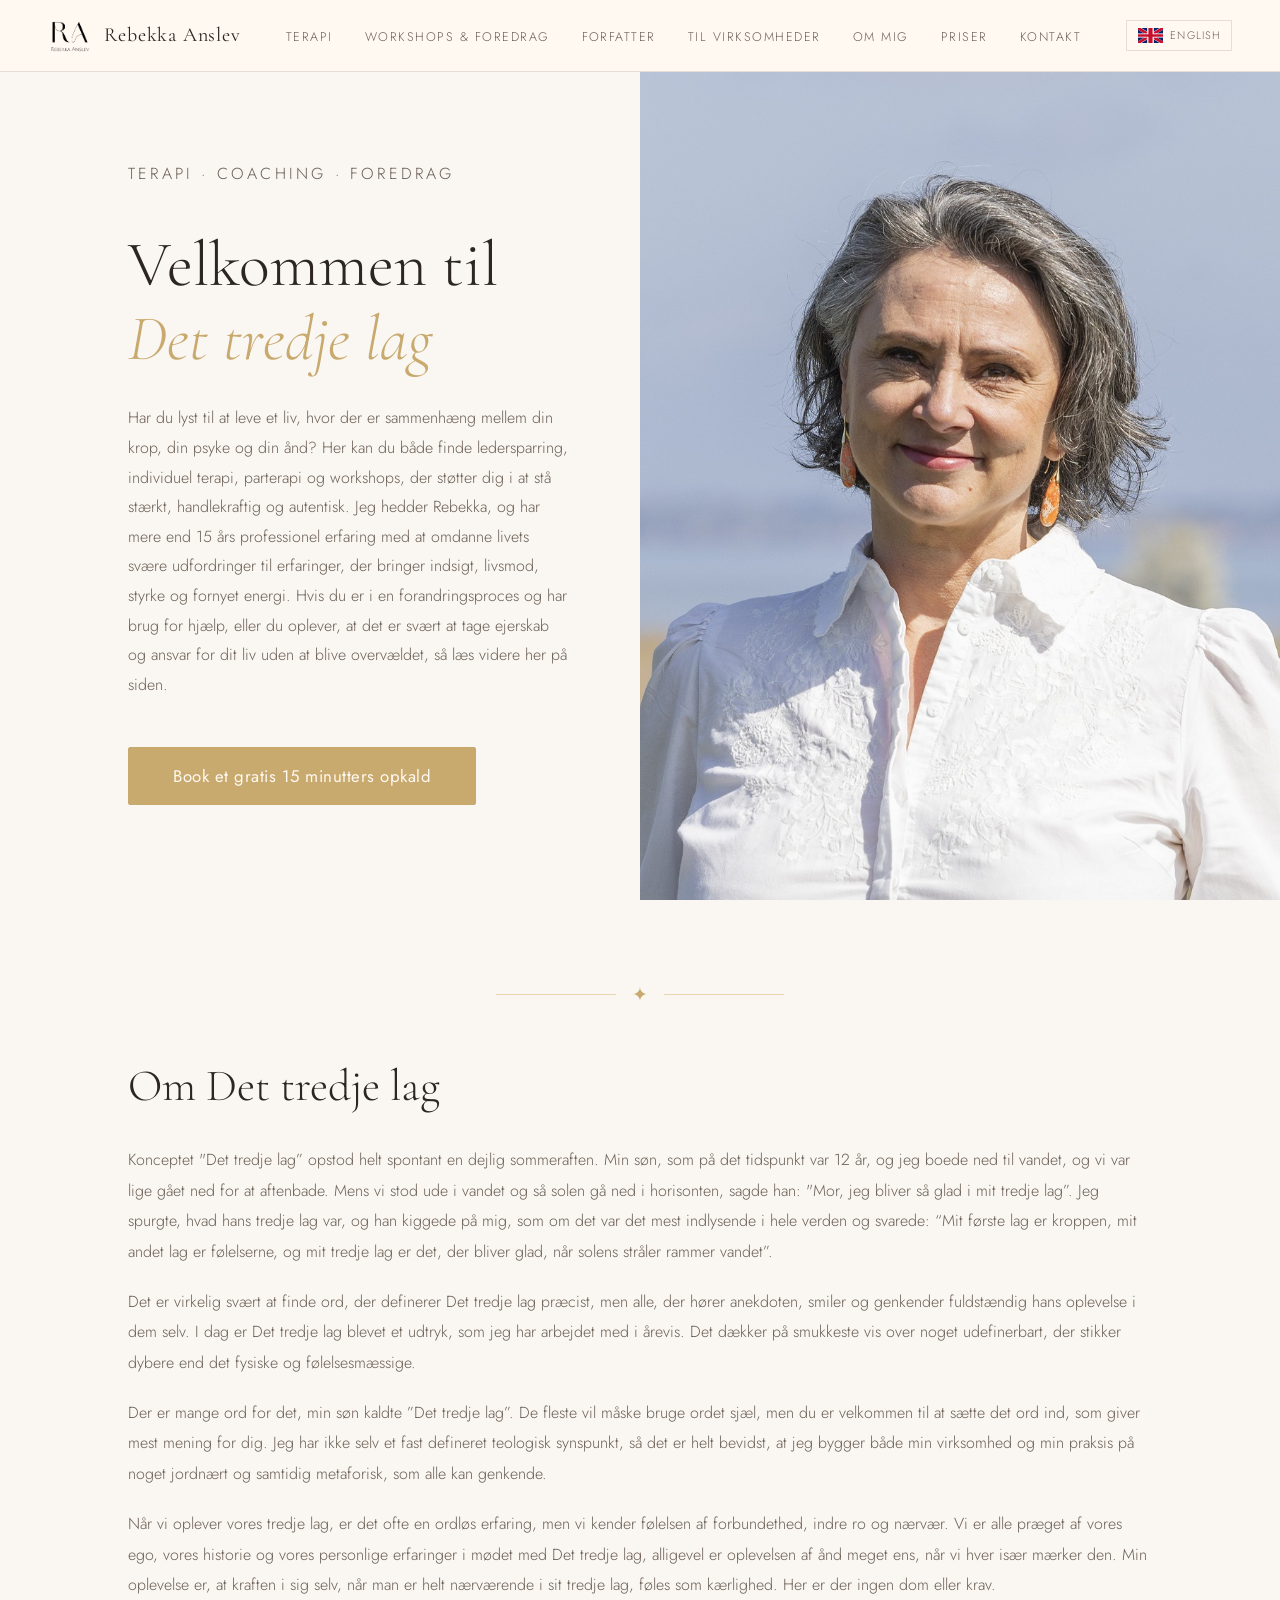
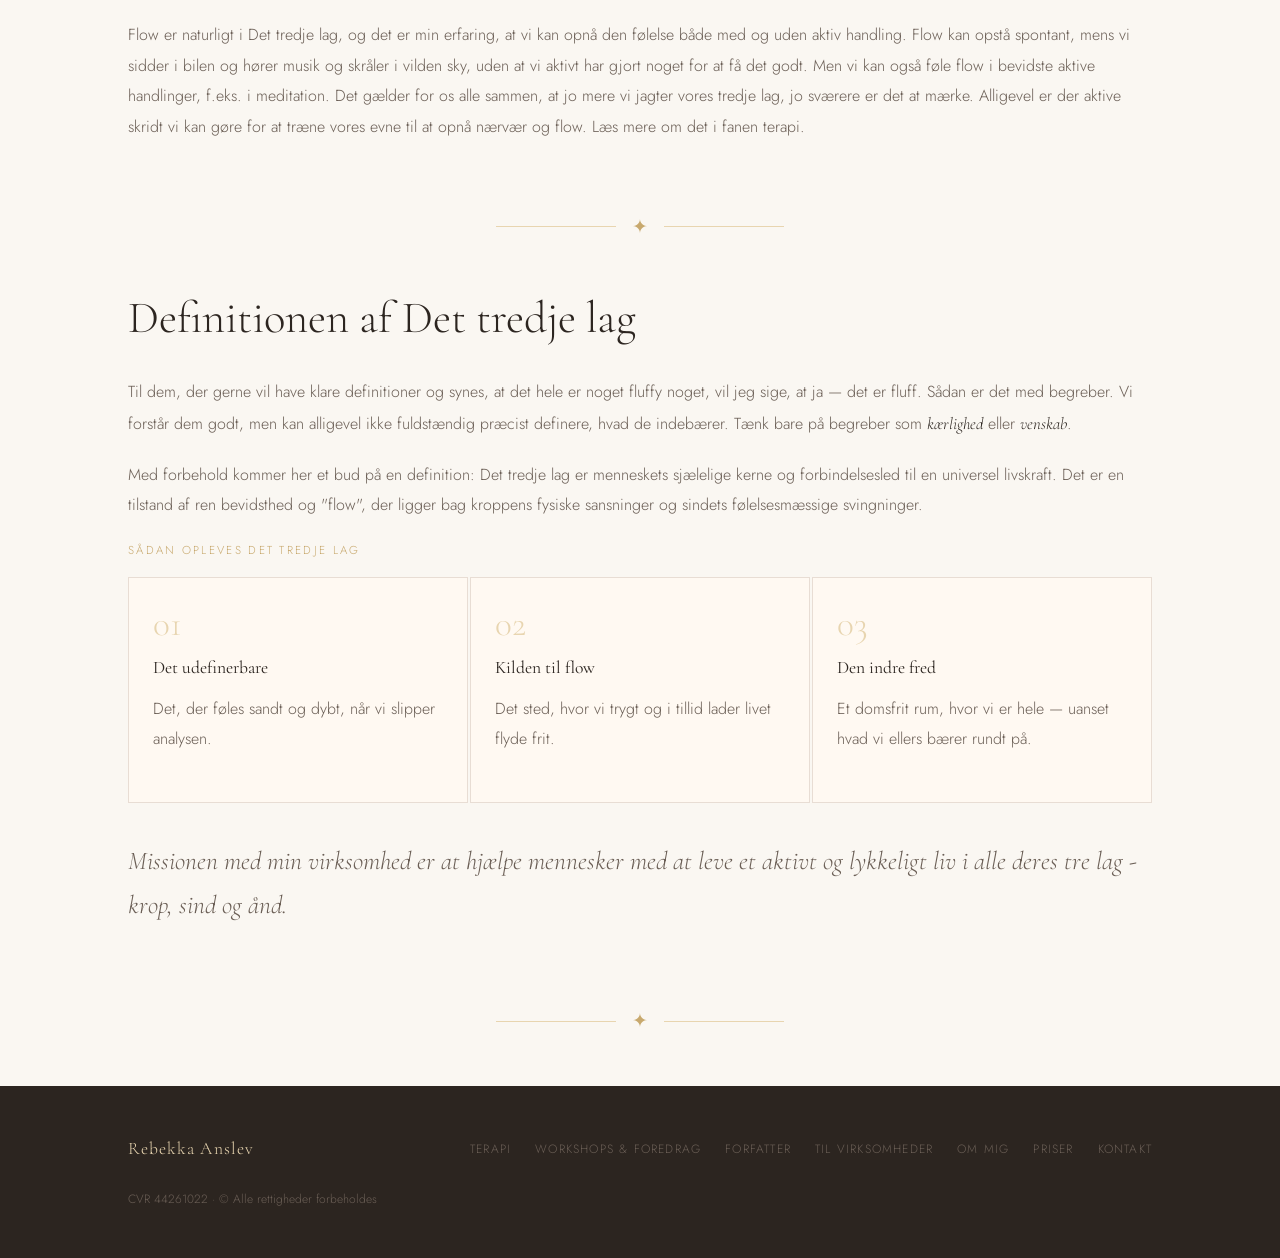
<file: index.html>
<!DOCTYPE html>
<html lang="da">

<head>
  <meta charset="UTF-8" />
  <meta name="viewport" content="width=device-width, initial-scale=1.0" />
  <title>Rebekka Anslev</title>
  <link rel="preconnect" href="https://fonts.googleapis.com">
  <link rel="preconnect" href="https://fonts.gstatic.com" crossorigin>
  <link
    href="https://fonts.googleapis.com/css2?family=Cormorant+Garamond:ital,wght@0,300;0,400;0,500;1,300;1,400&family=Jost:wght@300;400;500&display=swap"
    rel="stylesheet">
  <link rel="stylesheet" href="style.css">
  <link rel="icon" type="image/png" href="/images/logo_square.png">

</head>

<body>

  <div id="site-nav"></div>

  <!-- ── Hero ── -->
  <div class="page">
    <section class="hero">
      <div class="hero-text">
        <p class="hero-eyebrow fade-up">Terapi · Coaching · Foredrag</p>
        <h1 class="fade-up">Velkommen til<br><em>Det tredje lag</em></h1>
        <p class="fade-up">
          Har du lyst til at leve et liv, hvor der er sammenhæng mellem din krop, din psyke og din ånd? Her kan du både
          finde ledersparring, individuel terapi, parterapi og workshops, der støtter dig i at stå stærkt, handlekraftig
          og autentisk.
          Jeg hedder Rebekka, og har mere end 15 års
          professionel erfaring med at omdanne livets svære udfordringer til erfaringer, der bringer indsigt, livsmod,
          styrke og fornyet energi. Hvis du er i en forandringsproces og har brug for hjælp, eller du oplever, at det er
          svært at tage ejerskab og ansvar for dit liv uden at blive overvældet, så læs videre her på siden.
        </p>
                <!-- calendly booking button -->
        <div class="booking-cta">
          <button class="calendly-btn"
            onclick="Calendly.initPopupWidget({url: 'https://calendly.com/rebekkaanslev'});return false;">
            Book et gratis 15 minutters opkald
          </button>
        </div>
      </div>
      <div class="hero-image">
        <!-- Replace hero.jpg with your portrait photo -->
        <img src="images/hero_cropped.jpg" alt="Rebekka Anslev">
      </div>
    </section>

            <!-- Add right after </section> closing .hero -->
    <div class="booking-cta booking-cta--mobile">
      <button
        class="calendly-btn"
        onclick="Calendly.initPopupWidget({url: 'https://calendly.com/rebekkaanslev'});return false;">
        Book et gratis 15 minutters opkald
      </button>
    </div>

    <section class="tl-section">

      <div class="gold-divider"><span>✦</span></div>
      <h2>Om Det tredje lag</h2>

      <p class="fade-up">Konceptet "Det tredje lag” opstod helt spontant en dejlig sommeraften. Min søn, som på det
        tidspunkt var 12 år, og jeg boede ned til vandet, og vi var lige gået ned for at aftenbade. Mens vi stod ude i
        vandet og så solen gå ned i horisonten, sagde han: "Mor, jeg bliver så glad i mit tredje lag”. Jeg spurgte, hvad
        hans tredje lag var, og han kiggede på mig, som om det var det mest indlysende i hele verden og svarede: “Mit
        første lag er kroppen, mit andet lag er følelserne, og mit tredje lag er det, der bliver glad, når solens
        stråler rammer vandet”.</p>
      <p class="fade-up">Det er virkelig svært at finde ord, der definerer Det tredje lag præcist, men alle, der hører
        anekdoten, smiler og genkender fuldstændig hans oplevelse i dem selv. I dag er Det tredje lag blevet et udtryk,
        som jeg har arbejdet med i årevis. Det dækker på smukkeste vis over noget udefinerbart, der stikker dybere end
        det fysiske og følelsesmæssige.</p>
      <p class="fade-up">Der er mange ord for det, min søn kaldte ”Det tredje lag”. De fleste vil måske bruge ordet
        sjæl, men du er velkommen til at sætte det ord ind, som giver mest mening for dig. Jeg har ikke selv et fast
        defineret teologisk synspunkt, så det er helt bevidst, at jeg bygger både min virksomhed og min praksis på noget
        jordnært og samtidig metaforisk, som alle kan genkende.</p>
      <p class="fade-up">Når vi oplever vores tredje lag, er det ofte en ordløs erfaring, men vi kender følelsen af
        forbundethed, indre ro og nærvær. Vi er alle præget af vores ego, vores historie og vores personlige erfaringer
        i mødet med Det tredje lag, alligevel er oplevelsen af ånd meget ens, når vi hver især mærker den. Min oplevelse
        er, at kraften i sig selv, når man er helt nærværende i sit tredje lag, føles som kærlighed. Her er der ingen
        dom eller krav.</p>
      <p class="fade-up">Flow er naturligt i Det tredje lag, og det er min erfaring, at vi kan opnå den følelse både med
        og uden aktiv handling. Flow kan opstå spontant, mens vi sidder i bilen og hører musik og skråler i vilden sky,
        uden at vi aktivt har gjort noget for at få det godt. Men vi kan også føle flow i bevidste aktive handlinger,
        f.eks. i meditation. Det gælder for os alle sammen, at jo mere vi jagter vores tredje lag, jo sværere er det at
        mærke. Alligevel er der aktive skridt vi kan gøre for at træne vores evne til at opnå nærvær og flow. Læs mere
        om det i fanen terapi.</p>

      <div class="gold-divider"><span>✦</span></div>

      <h2>Definitionen af Det tredje lag</h2>

      <p class="fade-up">
        Til dem, der gerne vil have klare definitioner og synes, at det hele er noget
        fluffy noget, vil jeg sige, at ja — det er fluff. Sådan er det med begreber.
        Vi forstår dem godt, men kan alligevel ikke fuldstændig præcist definere, hvad
        de indebærer. Tænk bare på begreber som <em>kærlighed</em> eller <em>venskab</em>.
      </p>

      <p class="fade-up">
        Med forbehold kommer her et bud på en definition: Det tredje lag er menneskets
        sjælelige kerne og forbindelsesled til en universel livskraft. Det er en tilstand
        af ren bevidsthed og "flow", der ligger bag kroppens fysiske sansninger
        og sindets følelsesmæssige svingninger.
      </p>

      <span class="tl-label fade-up">Sådan opleves Det tredje lag</span>

      <div class="tl-cards">
        <div class="tl-card">
          <div class="tl-card-num">01</div>
          <div class="tl-card-title">Det udefinerbare</div>
          <p class="tl-card-body">Det, der føles sandt og dybt, når vi slipper analysen.</p>
        </div>
        <div class="tl-card">
          <div class="tl-card-num">02</div>
          <div class="tl-card-title">Kilden til flow</div>
          <p class="tl-card-body">Det sted, hvor vi trygt og i tillid lader livet flyde frit.</p>
        </div>
        <div class="tl-card">
          <div class="tl-card-num">03</div>
          <div class="tl-card-title">Den indre fred</div>
          <p class="tl-card-body">Et domsfrit rum, hvor vi er hele — uanset hvad vi ellers bærer rundt på.</p>
        </div>
      </div>

      <div class="mv-b fade-up">
        Missionen med min virksomhed er at hjælpe mennesker med at leve
        et aktivt og lykkeligt liv i alle deres tre lag - krop, sind og ånd.
      </div>
    </section>
    <div class="gold-divider"><span>✦</span></div>

  </div>
  <div id="site-footer"></div>
  <script src="nav.js"></script>
</body>

</html>
</file>
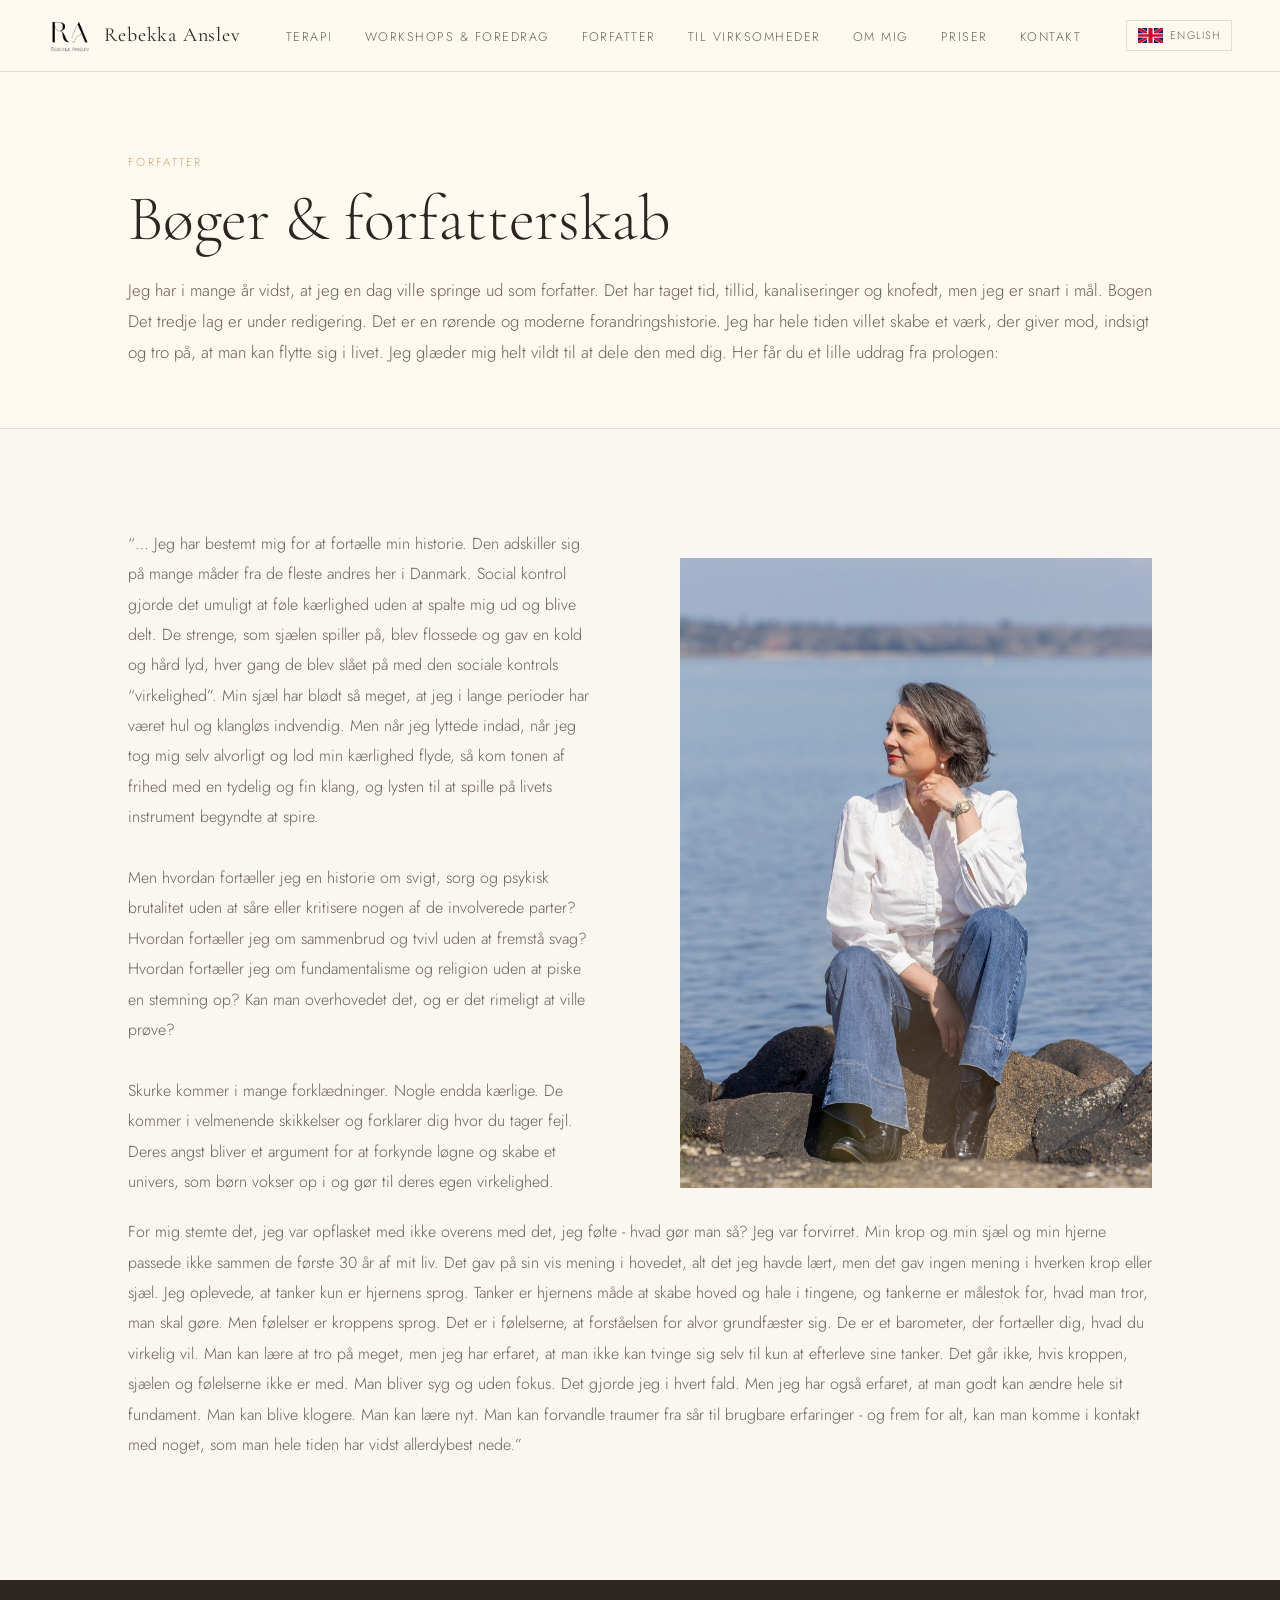
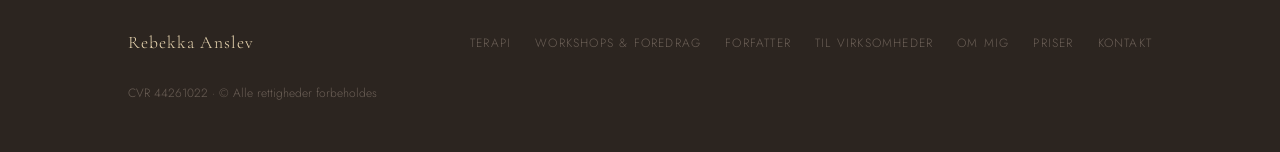
<file: forfatter.html>
<!DOCTYPE html>
<html lang="da">

<head>
  <meta charset="UTF-8" />
  <meta name="viewport" content="width=device-width, initial-scale=1.0" />
  <title>Forfatter — Rebekka Anslev</title>
  <link rel="preconnect" href="https://fonts.googleapis.com">
  <link rel="preconnect" href="https://fonts.gstatic.com" crossorigin>
  <link
    href="https://fonts.googleapis.com/css2?family=Cormorant+Garamond:ital,wght@0,300;0,400;0,500;1,300;1,400&family=Jost:wght@300;400;500&display=swap"
    rel="stylesheet">
  <link rel="stylesheet" href="../style.css">
  <link rel="icon" type="image/png" href="/images/logo_square.png">
</head>

<body>
  <div id="site-nav"></div>
  <div class="page">
    <div class="page-banner">
      <span class="section-label fade-up">Forfatter</span>
      <h1 class="fade-up">Bøger &amp; forfatterskab</h1>

      <p class="fade-up">Jeg har i mange år vidst, at jeg en dag ville springe ud som forfatter. Det har taget tid,
        tillid, kanaliseringer og knofedt, men jeg er snart i mål. Bogen Det tredje lag er under redigering. Det er en
        rørende og moderne forandringshistorie. Jeg har hele tiden villet skabe et værk, der giver mod, indsigt og tro
        på, at man kan flytte sig i livet. Jeg glæder mig helt vildt til at dele den med dig. Her får du et lille uddrag
        fra prologen:</p>
    </div>

    <section class="section">
      <div class="about-grid">
        <p class="fade-up">
          “… Jeg har bestemt mig for at fortælle min historie. Den adskiller sig på mange måder fra de fleste andres her
          i Danmark. Social kontrol gjorde det umuligt at føle kærlighed uden at spalte mig ud og blive delt. De
          strenge, som sjælen spiller på, blev flossede og gav en kold og hård lyd, hver gang de blev slået på med den
          sociale kontrols “virkelighed”. Min sjæl har blødt så meget, at jeg i lange perioder har været hul og klangløs
          indvendig. Men når jeg lyttede indad, når jeg tog mig selv alvorligt og lod min kærlighed flyde, så kom tonen
          af frihed med en tydelig og fin klang, og lysten til at spille på livets instrument begyndte at spire.
          <br><br>Men hvordan fortæller jeg en historie om svigt, sorg og psykisk brutalitet uden at såre eller
          kritisere nogen af de involverede parter? Hvordan fortæller jeg om sammenbrud og tvivl uden at fremstå svag?
          Hvordan fortæller jeg om fundamentalisme og religion uden at piske en stemning op? Kan man overhovedet det, og
          er det rimeligt at ville prøve?
          <br><br>Skurke kommer i mange forklædninger. Nogle endda kærlige. De kommer i velmenende skikkelser og
          forklarer dig hvor du tager fejl. Deres angst bliver et argument for at forkynde løgne og skabe et univers,
          som børn vokser op i og gør til deres egen virkelighed.

        </p>
        <div class="about-image fade-up">
          <!-- Replace terapi.jpg with a relevant image -->
          <img src="../images/portrait.jpg" alt="Rebekka Anslev">
        </div>
      </div>
      <p class="fade-up">For mig stemte det, jeg var opflasket med ikke overens med det, jeg følte - hvad gør man så?
        Jeg var
        forvirret. Min krop og min sjæl og min hjerne passede ikke sammen de første 30 år af mit liv. Det gav på sin
        vis mening i hovedet, alt det jeg havde lært, men det gav ingen mening i hverken krop eller sjæl. Jeg
        oplevede, at tanker kun er hjernens sprog. Tanker er hjernens måde at skabe hoved og hale i tingene, og
        tankerne er målestok for, hvad man tror, man skal gøre. Men følelser er kroppens sprog. Det er i følelserne,
        at forståelsen for alvor grundfæster sig. De er et barometer, der fortæller dig, hvad du virkelig vil. Man kan
        lære at tro på meget, men jeg har erfaret, at man ikke kan tvinge sig selv til kun at efterleve sine tanker.
        Det går ikke, hvis kroppen, sjælen og følelserne ikke er med. Man bliver syg og uden fokus. Det gjorde jeg i
        hvert fald. Men jeg har også erfaret, at man godt kan ændre hele sit fundament. Man kan blive klogere. Man kan
        lære nyt. Man kan forvandle traumer fra sår til brugbare erfaringer - og frem for alt, kan man komme i kontakt
        med noget, som man hele tiden har vidst allerdybest nede.”</p>
    </section>
  </div>
  <div id="site-footer"></div>
  <script src="../nav.js"></script>
</body>

</html>
</file>
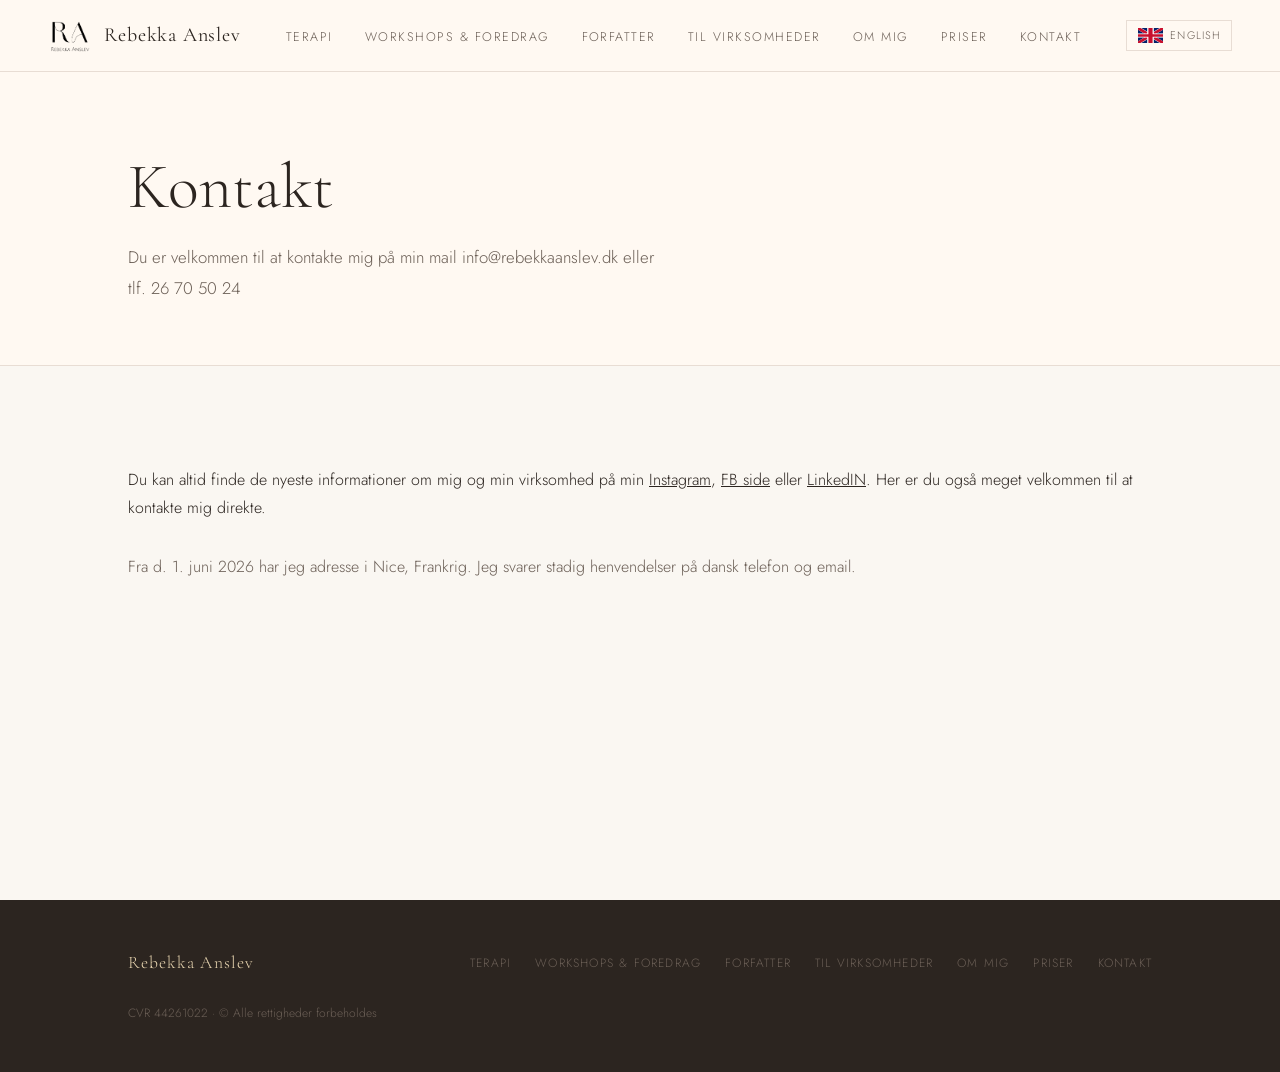
<file: kontakt.html>
<!DOCTYPE html>
<html lang="da">
<head>
  <meta charset="UTF-8" />
  <meta name="viewport" content="width=device-width, initial-scale=1.0" />
  <title>Kontakt — Rebekka Anslev</title>
  <link rel="preconnect" href="https://fonts.googleapis.com">
  <link rel="preconnect" href="https://fonts.gstatic.com" crossorigin>
  <link href="https://fonts.googleapis.com/css2?family=Cormorant+Garamond:ital,wght@0,300;0,400;0,500;1,300;1,400&family=Jost:wght@300;400;500&display=swap" rel="stylesheet">
  <link rel="stylesheet" href="../style.css">
  <link rel="icon" type="image/png" href="/images/logo_square.png">

</head>
<body>
  <div id="site-nav"></div>
  <div class="page">
    <div class="page-banner">
      <h1 class="fade-up">Kontakt</h1>
      <p class="fade-up">Du er velkommen til at kontakte mig på min mail info@rebekkaanslev.dk eller <br> tlf. 26 70 50 24 <br>
</p class="fade-up">
    </div>
    <section class="section">
      Du kan altid finde de nyeste informationer om mig og min virksomhed på min 
    <a href="https://www.instagram.com/rebekkaanslev.dk/" target="_blank" style="color: inherit; text-decoration: underline;">Instagram</a>, 
    <a href="https://www.facebook.com/profile.php?id=61550701293813" target="_blank" style="color: inherit; text-decoration: underline;">FB side</a> 
    eller
    <a href="https://www.linkedin.com/in/rebekka-anslev-7918961b2/" target="_blank" style="color: inherit; text-decoration: underline;" >LinkedIN</a>.
    Her er du også meget velkommen til at kontakte mig direkte. <br>
      <p class="fade-up"> <br>Fra d. 1. juni 2026 har jeg adresse i Nice, Frankrig. Jeg svarer stadig henvendelser på dansk telefon og email.
</p>
    </section>
  </div>
  <div id="site-footer"></div>
  <script src="../nav.js"></script>
</body>
</html>
</file>
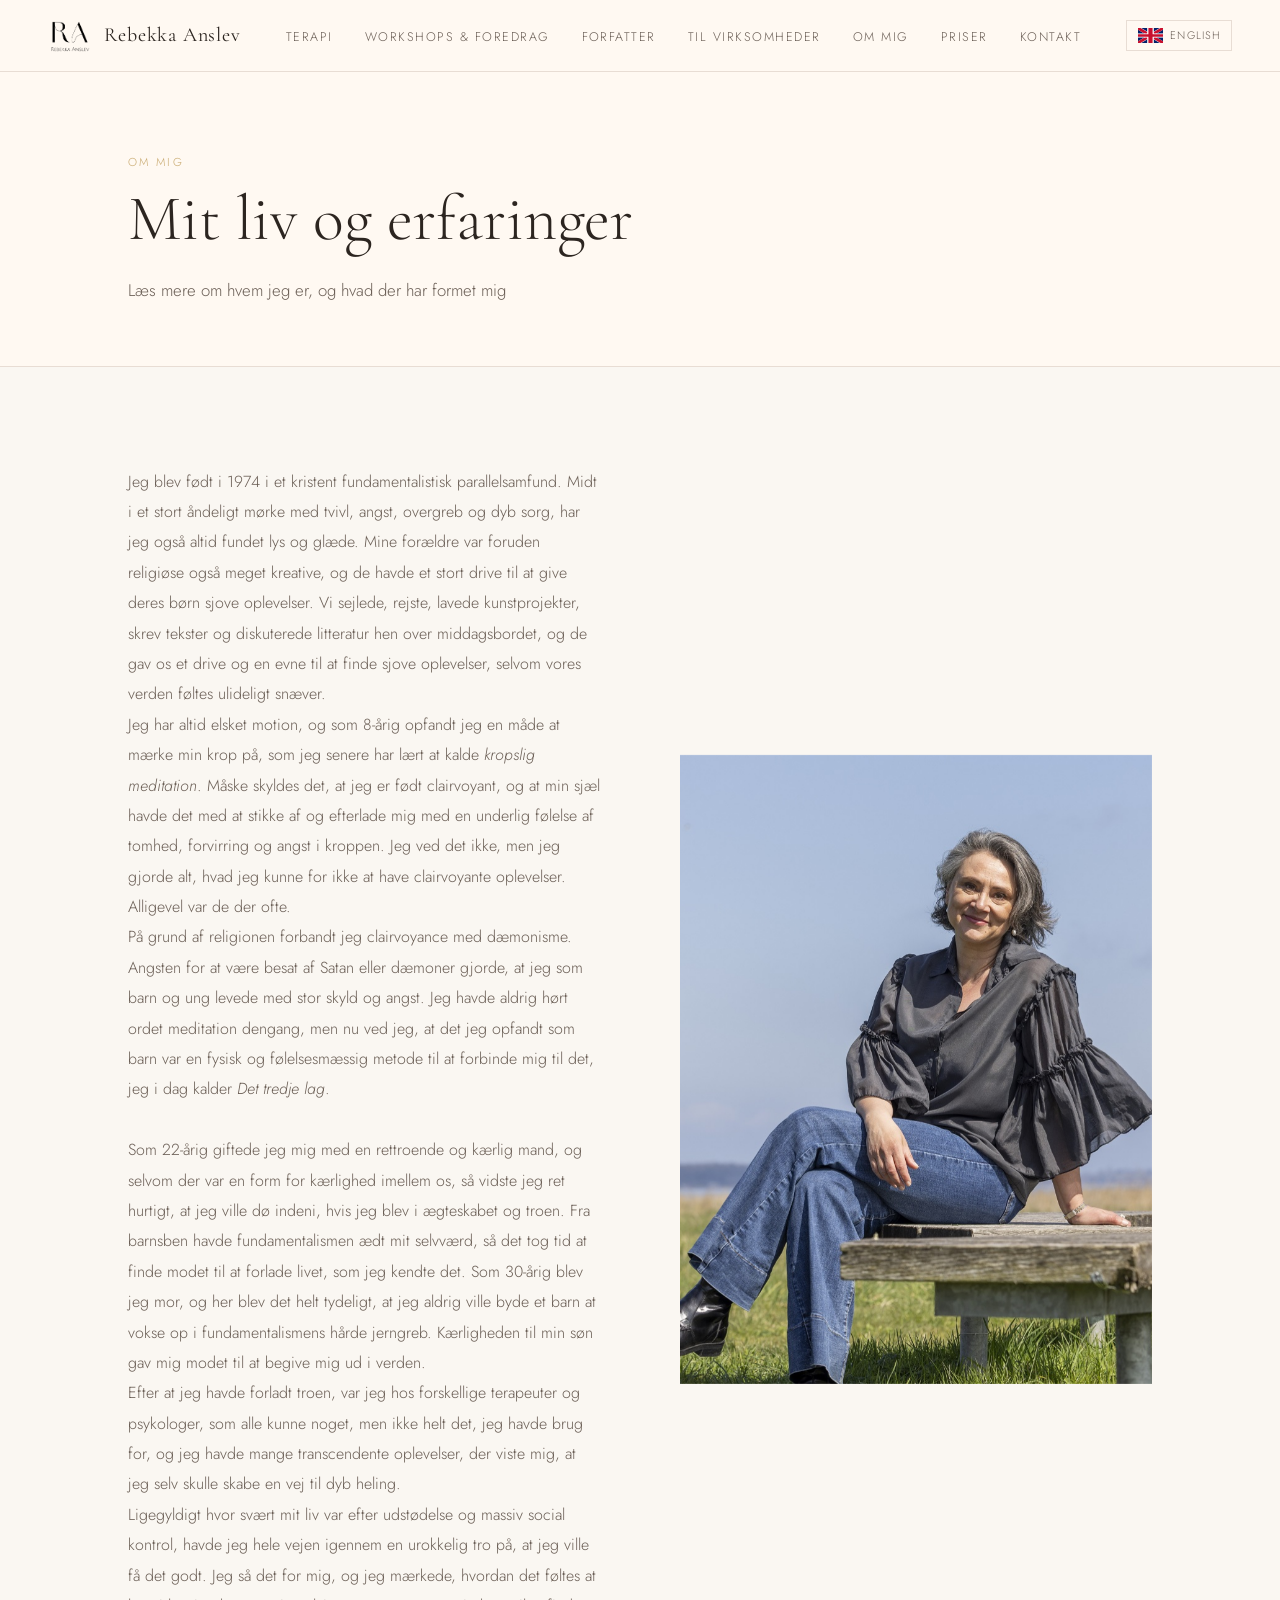
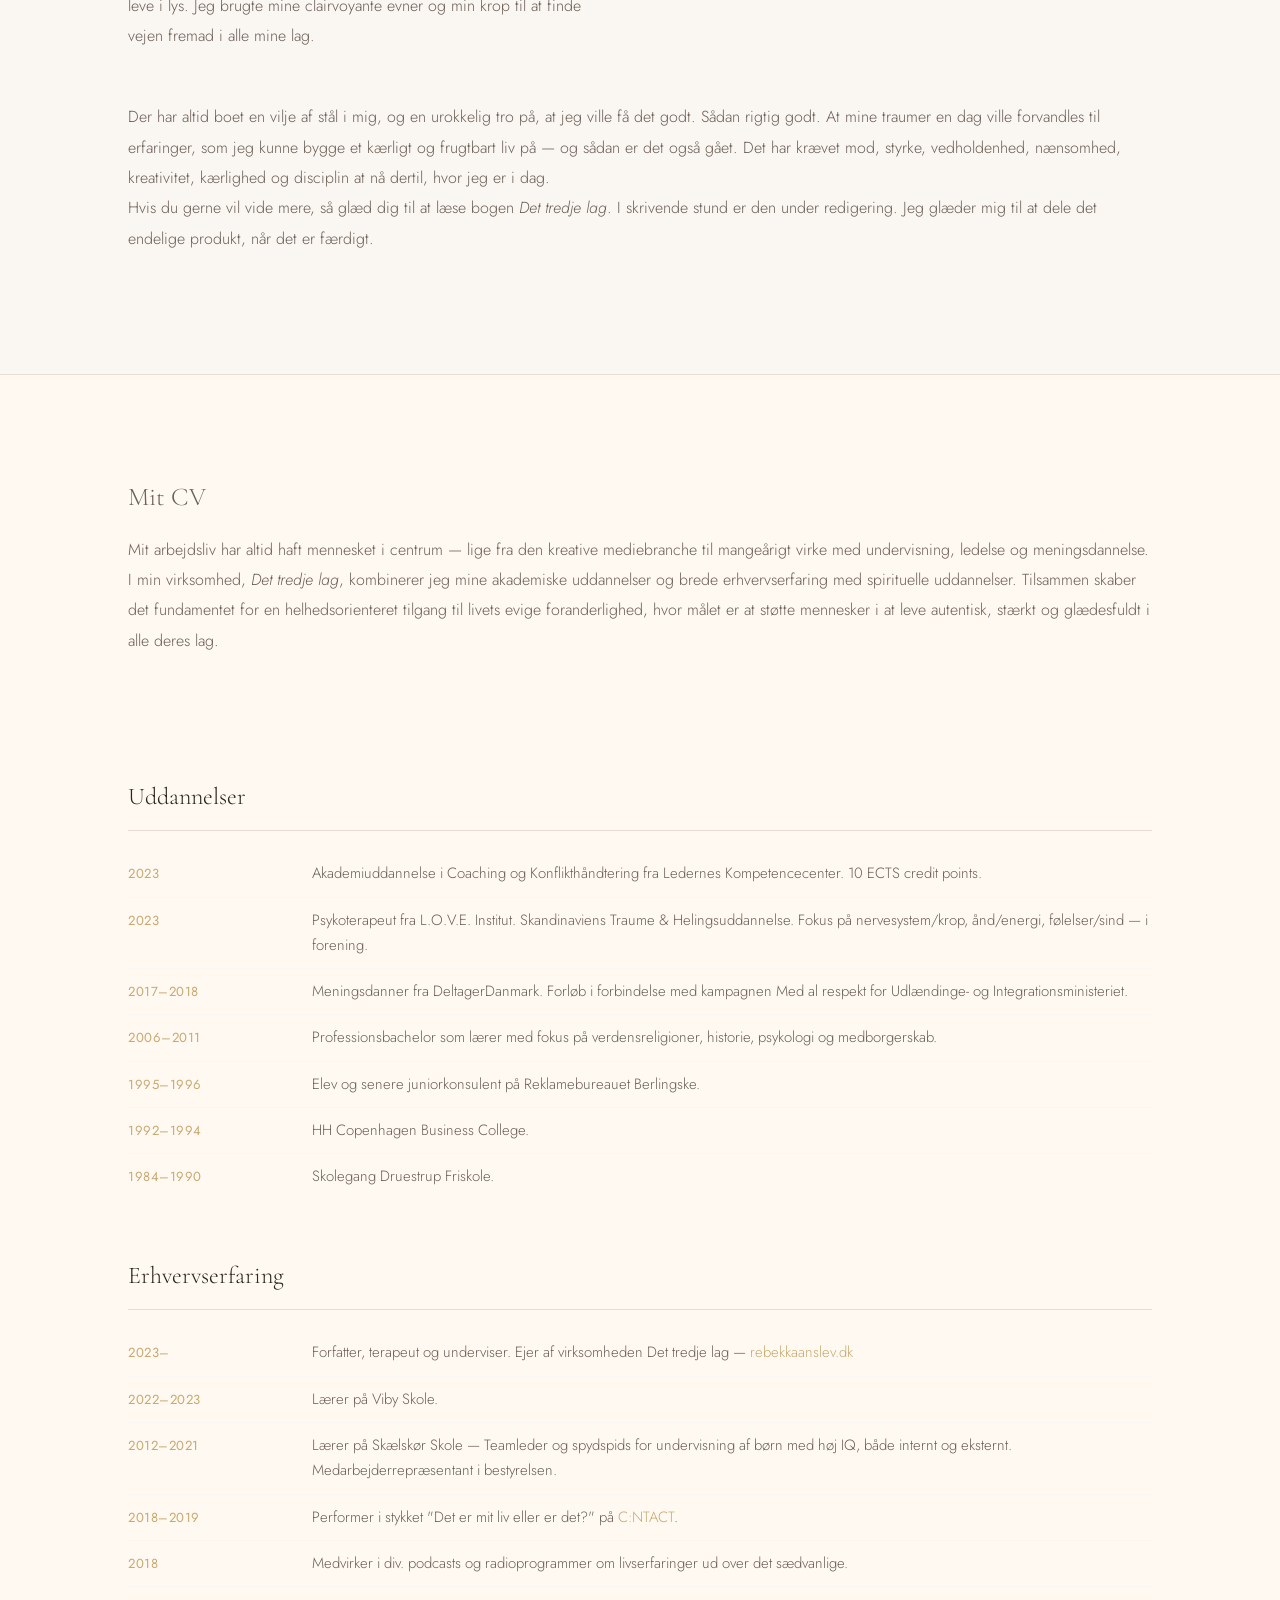
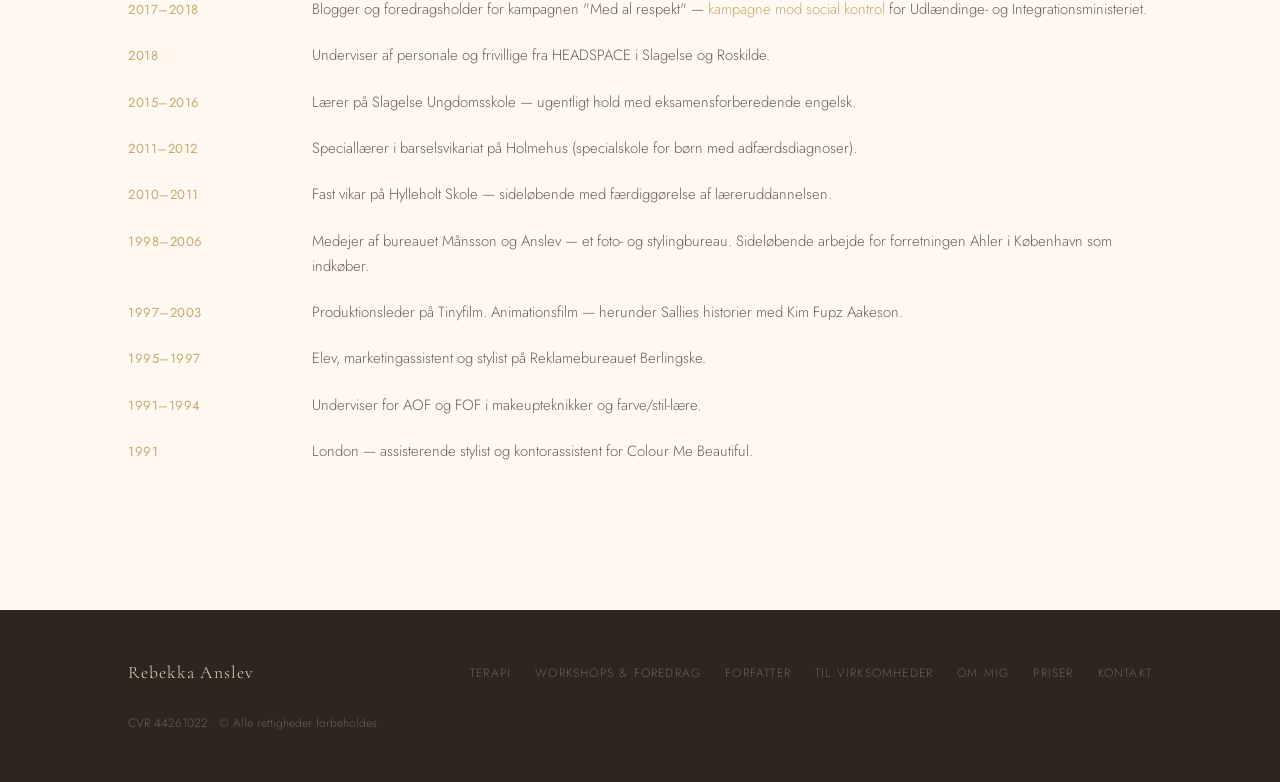
<file: om_mig.html>
<!DOCTYPE html>
<html lang="da">

<head>
  <meta charset="UTF-8" />
  <meta name="viewport" content="width=device-width, initial-scale=1.0" />
  <title>Om — Rebekka Anslev</title>
  <link rel="preconnect" href="https://fonts.googleapis.com">
  <link rel="preconnect" href="https://fonts.gstatic.com" crossorigin>
  <link
    href="https://fonts.googleapis.com/css2?family=Cormorant+Garamond:ital,wght@0,300;0,400;0,500;1,300;1,400&family=Jost:wght@300;400;500&display=swap"
    rel="stylesheet">
  <link rel="stylesheet" href="../style.css">
  <link rel="icon" type="image/png" href="/images/logo_square.png">
</head>

<body>
  <div id="site-nav"></div>
  <div class="page">
    <div class="page-banner">
      <span class="section-label fade-up">Om mig</span>
      <h1 class="fade-up">Mit liv og erfaringer</h1>
      <p>Læs mere om hvem jeg er, og hvad der har formet mig</p>
    </div>
    <section class="section">
      <div class="about-grid">
        <p class="fade-up">
          Jeg blev født i 1974 i et kristent fundamentalistisk parallelsamfund. Midt i et stort åndeligt mørke med
          tvivl,
          angst, overgreb og dyb sorg, har jeg også altid fundet lys og glæde. Mine forældre var foruden religiøse også
          meget kreative, og de havde et stort drive til at give deres børn sjove oplevelser. Vi sejlede, rejste, lavede
          kunstprojekter, skrev tekster og diskuterede litteratur hen over middagsbordet, og de gav os et drive og en
          evne
          til at finde sjove oplevelser, selvom vores verden føltes ulideligt snæver.
          <br>Jeg har altid elsket motion, og som 8-årig opfandt jeg en måde at mærke min krop på, som jeg senere har lært at
          kalde <em>kropslig meditation</em>. 
          Måske skyldes det, at jeg er født clairvoyant, og at min sjæl havde det
          med at stikke af og efterlade mig med en underlig følelse af tomhed, forvirring og angst i kroppen. Jeg ved det
          ikke, men jeg gjorde alt, hvad jeg kunne for ikke at have clairvoyante oplevelser. Alligevel var de der ofte.
          <br>
          På grund af religionen forbandt jeg clairvoyance med dæmonisme. Angsten for at være besat af Satan eller
          dæmoner gjorde, at jeg som barn og ung levede med stor skyld og angst. Jeg havde aldrig hørt ordet meditation
          dengang, men nu ved jeg, at det jeg opfandt som barn var en fysisk og følelsesmæssig metode til at forbinde
          mig
          til det, jeg i dag kalder <em>Det tredje lag</em>.
          <br><br>
          Som 22-årig giftede jeg mig med en rettroende og kærlig
          mand, og selvom der var en form for kærlighed imellem
          os, så vidste jeg ret hurtigt, at jeg ville dø indeni, hvis jeg blev i ægteskabet og troen. Fra barnsben havde
          fundamentalismen ædt mit selvværd, så det tog tid at finde modet til at forlade livet, som jeg kendte det. Som
          30-årig blev jeg mor, og her blev det helt tydeligt, at jeg aldrig ville byde et barn at vokse op i
          fundamentalismens hårde jerngreb. Kærligheden til min søn gav mig modet til at begive mig ud i
          verden.
          <br>
          Efter at jeg havde forladt troen, var jeg hos forskellige terapeuter og psykologer, som alle kunne
          noget, men ikke helt det, jeg havde brug for, og jeg havde mange transcendente oplevelser, der viste mig, at jeg selv
          skulle skabe en vej til dyb heling.
          <br>
          Ligegyldigt hvor svært mit liv var efter udstødelse og massiv social
          kontrol, havde jeg hele vejen igennem en
          urokkelig tro på, at jeg ville få det godt. Jeg så det for mig, og jeg mærkede, hvordan det føltes at leve i
          lys. Jeg brugte mine clairvoyante evner og min krop til at finde vejen fremad i alle mine lag.
        </p>
        <div class="about-image fade-up">
          <!-- Replace terapi.jpg with a relevant image -->
          <img src="../images/terapi_portrat.jpg" alt="Terapi session">
        </div>
      </div>
      <p> <br>
        Der har altid boet en vilje af stål i mig, og en urokkelig tro på, at jeg ville få det godt. Sådan rigtig godt.
        At mine traumer en dag ville forvandles til erfaringer, som jeg kunne bygge et kærligt og frugtbart liv på —
        og
        sådan er det også gået. Det har krævet mod, styrke, vedholdenhed, nænsomhed, kreativitet, kærlighed og
        disciplin
        at nå dertil, hvor jeg er i dag.
        <br>
        Hvis du gerne vil vide mere, så glæd dig til at læse bogen <em>Det tredje lag</em>. I skrivende stund er den
        under redigering. Jeg glæder mig til at dele det endelige produkt, når det er færdigt.
      </p>
    </section>

    <section class="section" style="background:var(--warm-white);border-top:1px solid var(--light-line);">
      <h3>Mit CV</h3>
      <p>Mit arbejdsliv har altid haft mennesket i centrum — lige fra den kreative mediebranche til mangeårigt virke med
        undervisning, ledelse og meningsdannelse. I min virksomhed, <em>Det tredje lag</em>, kombinerer jeg mine
        akademiske uddannelser og brede erhvervserfaring med spirituelle uddannelser. Tilsammen skaber det fundamentet
        for en helhedsorienteret tilgang til livets evige foranderlighed, hvor målet er at støtte mennesker i at leve
        autentisk, stærkt og glædesfuldt i alle deres lag.</p>
  </div>

  <div class="cv-section">
    <div class="cv-block">
      <div class="cv-block-title">Uddannelser</div>
      <div class="cv-row"><span class="cv-year">2023</span><span class="cv-desc">Akademiuddannelse i Coaching og
          Konflikthåndtering fra Ledernes Kompetencecenter. 10 ECTS credit points.</span></div>
      <div class="cv-row"><span class="cv-year">2023</span><span class="cv-desc">Psykoterapeut fra L.O.V.E. Institut.
          Skandinaviens Traume &amp; Helingsuddannelse. Fokus på nervesystem/krop, ånd/energi, følelser/sind — i
          forening.</span></div>
      <div class="cv-row"><span class="cv-year">2017–2018</span><span class="cv-desc">Meningsdanner fra DeltagerDanmark.
          Forløb i forbindelse med kampagnen Med al respekt for Udlændinge- og Integrationsministeriet.</span></div>
      <div class="cv-row"><span class="cv-year">2006–2011</span><span class="cv-desc">Professionsbachelor som lærer med
          fokus på verdensreligioner, historie, psykologi og medborgerskab.</span></div>
      <div class="cv-row"><span class="cv-year">1995–1996</span><span class="cv-desc">Elev og senere juniorkonsulent på
          Reklamebureauet Berlingske.</span></div>
      <div class="cv-row"><span class="cv-year">1992–1994</span><span class="cv-desc">HH Copenhagen Business
          College.</span></div>
      <div class="cv-row"><span class="cv-year">1984–1990</span><span class="cv-desc">Skolegang Druestrup
          Friskole.</span></div>
    </div>

    <div class="cv-block">
      <div class="cv-block-title">Erhvervserfaring</div>
      <div class="cv-row"><span class="cv-year">2023–</span><span class="cv-desc">Forfatter, terapeut og underviser.
          Ejer af virksomheden Det tredje lag — <a href="https://rebekkaanslev.dk/"
            target="_blank">rebekkaanslev.dk</a></span></div>
      <div class="cv-row"><span class="cv-year">2022–2023</span><span class="cv-desc">Lærer på Viby Skole.</span></div>
      <div class="cv-row"><span class="cv-year">2012–2021</span><span class="cv-desc">Lærer på Skælskør Skole —
          Teamleder og spydspids for undervisning af børn med høj IQ, både internt og eksternt. Medarbejderrepræsentant
          i bestyrelsen.</span></div>
      <div class="cv-row"><span class="cv-year">2018–2019</span><span class="cv-desc">Performer i stykket "Det er mit
          liv eller er det?" på <a href="https://www.contact.dk/forestilling/det-mit-liv-eller-er-det/"
            target="_blank">C:NTACT</a>.</span></div>
      <div class="cv-row"><span class="cv-year">2018</span><span class="cv-desc">Medvirker i div. podcasts og
          radioprogrammer om livserfaringer ud over det sædvanlige.</span></div>
      <div class="cv-row"><span class="cv-year">2017–2018</span><span class="cv-desc">Blogger og foredragsholder for
          kampagnen "Med al respekt" — <a
            href="http://www.alsresearch.dk/dansk/projekter/kampagner-og-kommunikation/med-al-are-respekt---bryd-negativ-social-kontrol"
            target="_blank">kampagne mod social kontrol</a> for Udlændinge- og Integrationsministeriet.</span></div>
      <div class="cv-row"><span class="cv-year">2018</span><span class="cv-desc">Underviser af personale og frivillige
          fra HEADSPACE i Slagelse og Roskilde.</span></div>
      <div class="cv-row"><span class="cv-year">2015–2016</span><span class="cv-desc">Lærer på Slagelse Ungdomsskole —
          ugentligt hold med eksamensforberedende engelsk.</span></div>
      <div class="cv-row"><span class="cv-year">2011–2012</span><span class="cv-desc">Speciallærer i barselsvikariat på
          Holmehus (specialskole for børn med adfærdsdiagnoser).</span></div>
      <div class="cv-row"><span class="cv-year">2010–2011</span><span class="cv-desc">Fast vikar på Hylleholt Skole —
          sideløbende med færdiggørelse af læreruddannelsen.</span></div>
      <div class="cv-row"><span class="cv-year">1998–2006</span><span class="cv-desc">Medejer af bureauet Månsson og
          Anslev — et foto- og stylingbureau. Sideløbende arbejde for forretningen Ahler i København som
          indkøber.</span></div>
      <div class="cv-row"><span class="cv-year">1997–2003</span><span class="cv-desc">Produktionsleder på Tinyfilm.
          Animationsfilm — herunder Sallies historier med Kim Fupz Aakeson.</span></div>
      <div class="cv-row"><span class="cv-year">1995–1997</span><span class="cv-desc">Elev, marketingassistent og
          stylist på Reklamebureauet Berlingske.</span></div>
      <div class="cv-row"><span class="cv-year">1991–1994</span><span class="cv-desc">Underviser for AOF og FOF i
          makeupteknikker og farve/stil-lære.</span></div>
      <div class="cv-row"><span class="cv-year">1991</span><span class="cv-desc">London — assisterende stylist og
          kontorassistent for Colour Me Beautiful.</span></div>
    </div>
  </div>
  </section>
  </div>
  <div id="site-footer"></div>
  <script src="../nav.js"></script>
</body>

</html>
</file>
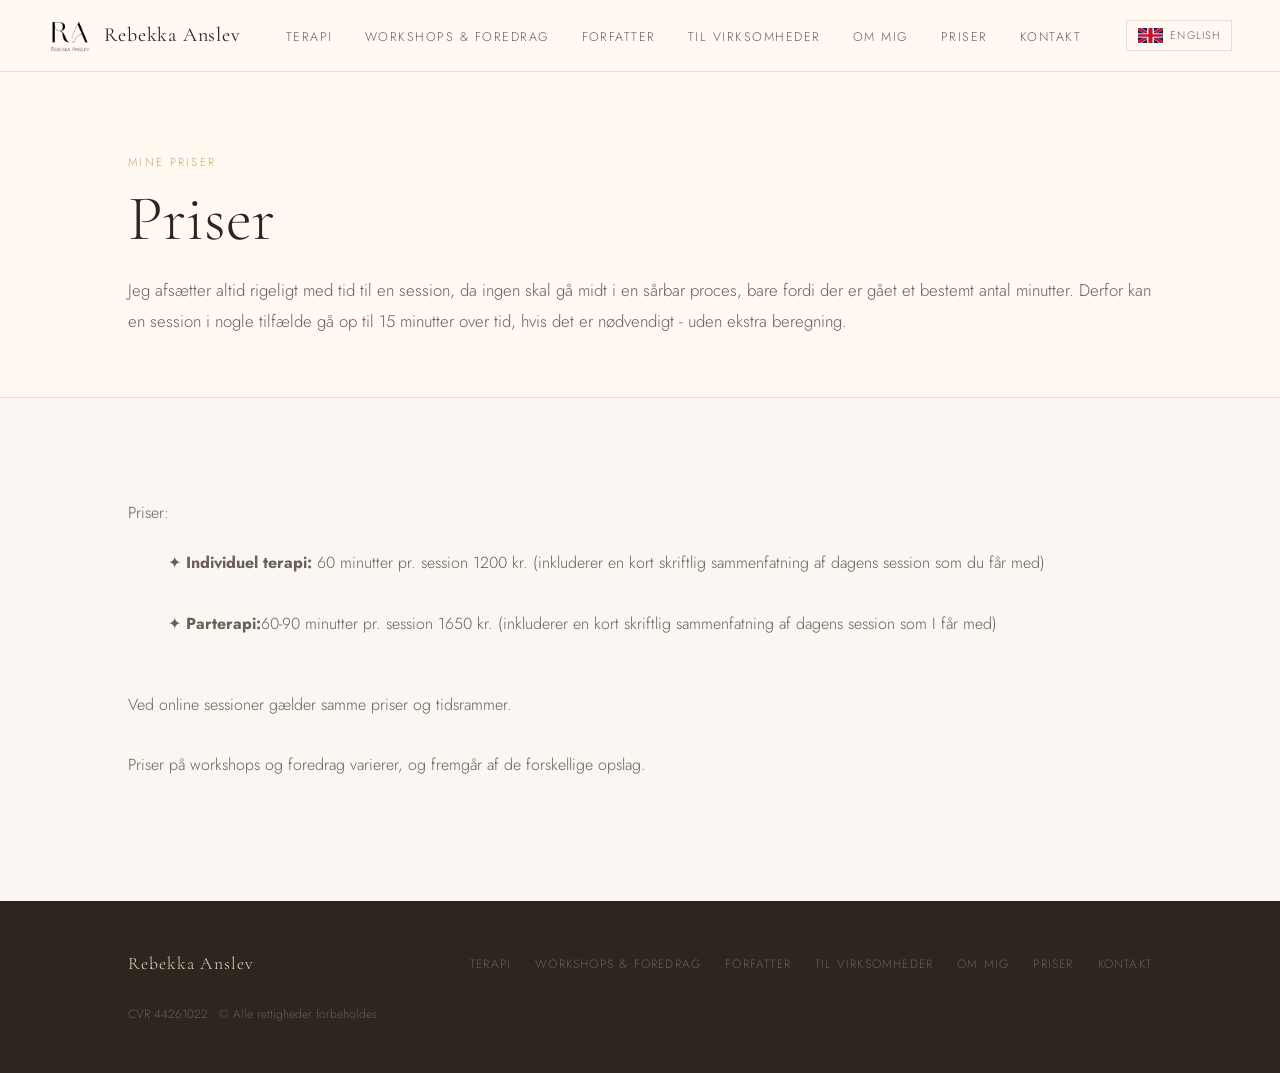
<file: priser.html>
<!DOCTYPE html>
<html lang="da">

<head>
  <meta charset="UTF-8" />
  <meta name="viewport" content="width=device-width, initial-scale=1.0" />
  <title>Priser — Rebekka Anslev</title>
  <link rel="preconnect" href="https://fonts.googleapis.com">
  <link rel="preconnect" href="https://fonts.gstatic.com" crossorigin>
  <link
    href="https://fonts.googleapis.com/css2?family=Cormorant+Garamond:ital,wght@0,300;0,400;0,500;1,300;1,400&family=Jost:wght@300;400;500&display=swap"
    rel="stylesheet">
  <link rel="stylesheet" href="../style.css">
  <link rel="icon" type="image/png" href="/images/logo_square.png">

</head>

<body>
  <div id="site-nav"></div>
  <div class="page">
    <div class="page-banner">
      <span class="section-label fade-up">Mine priser</span>
      <h1 class="fade-up">Priser</h1>
      <p class="fade-up">Jeg afsætter altid rigeligt med tid til en session, da ingen skal gå midt i en sårbar proces,
        bare fordi der er gået et bestemt antal minutter. Derfor kan en session i nogle tilfælde gå op til 15 minutter
        over tid, hvis det er nødvendigt - uden ekstra beregning.</p>
    </div>
    <section class="section">
      <p>Priser:</p>
      <p class="fade-up" ; style="margin-left: 40px;">
        <span>✦</span> <b>Individuel terapi:</b> 60 minutter pr. session 1200 kr. (inkluderer en kort skriftlig
        sammenfatning af dagens session som du får med)
        <br><br>
        <span>✦</span> <b>Parterapi:</b>60-90 minutter pr. session 1650 kr. (inkluderer en kort skriftlig sammenfatning
        af dagens session som I får med)
        <br><br>
      </p>
      <p>
        Ved online sessioner gælder samme priser og tidsrammer.
        <br><br>
        Priser på workshops og foredrag varierer, og fremgår af de forskellige opslag.
      </p>
    </section>
  </div>
  <div id="site-footer"></div>
  <script src="../nav.js"></script>
</body>

</html>
</file>
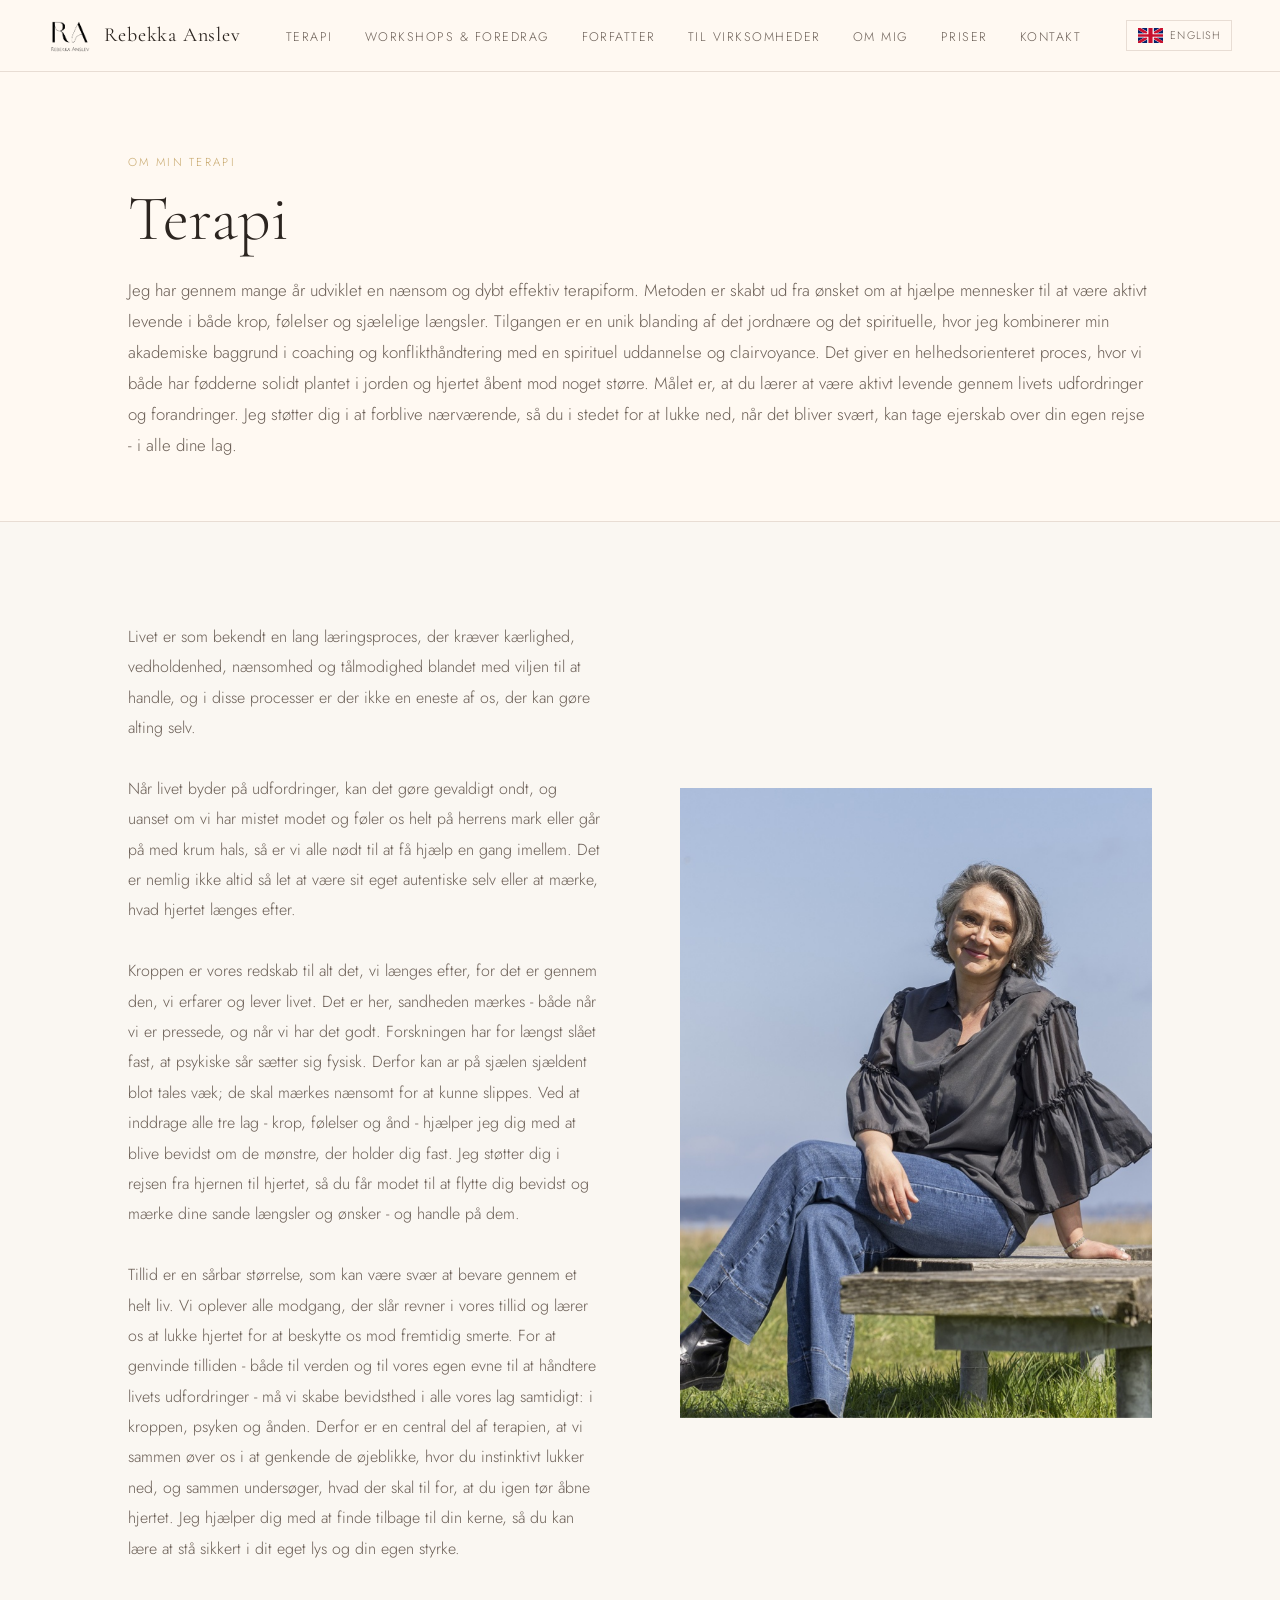
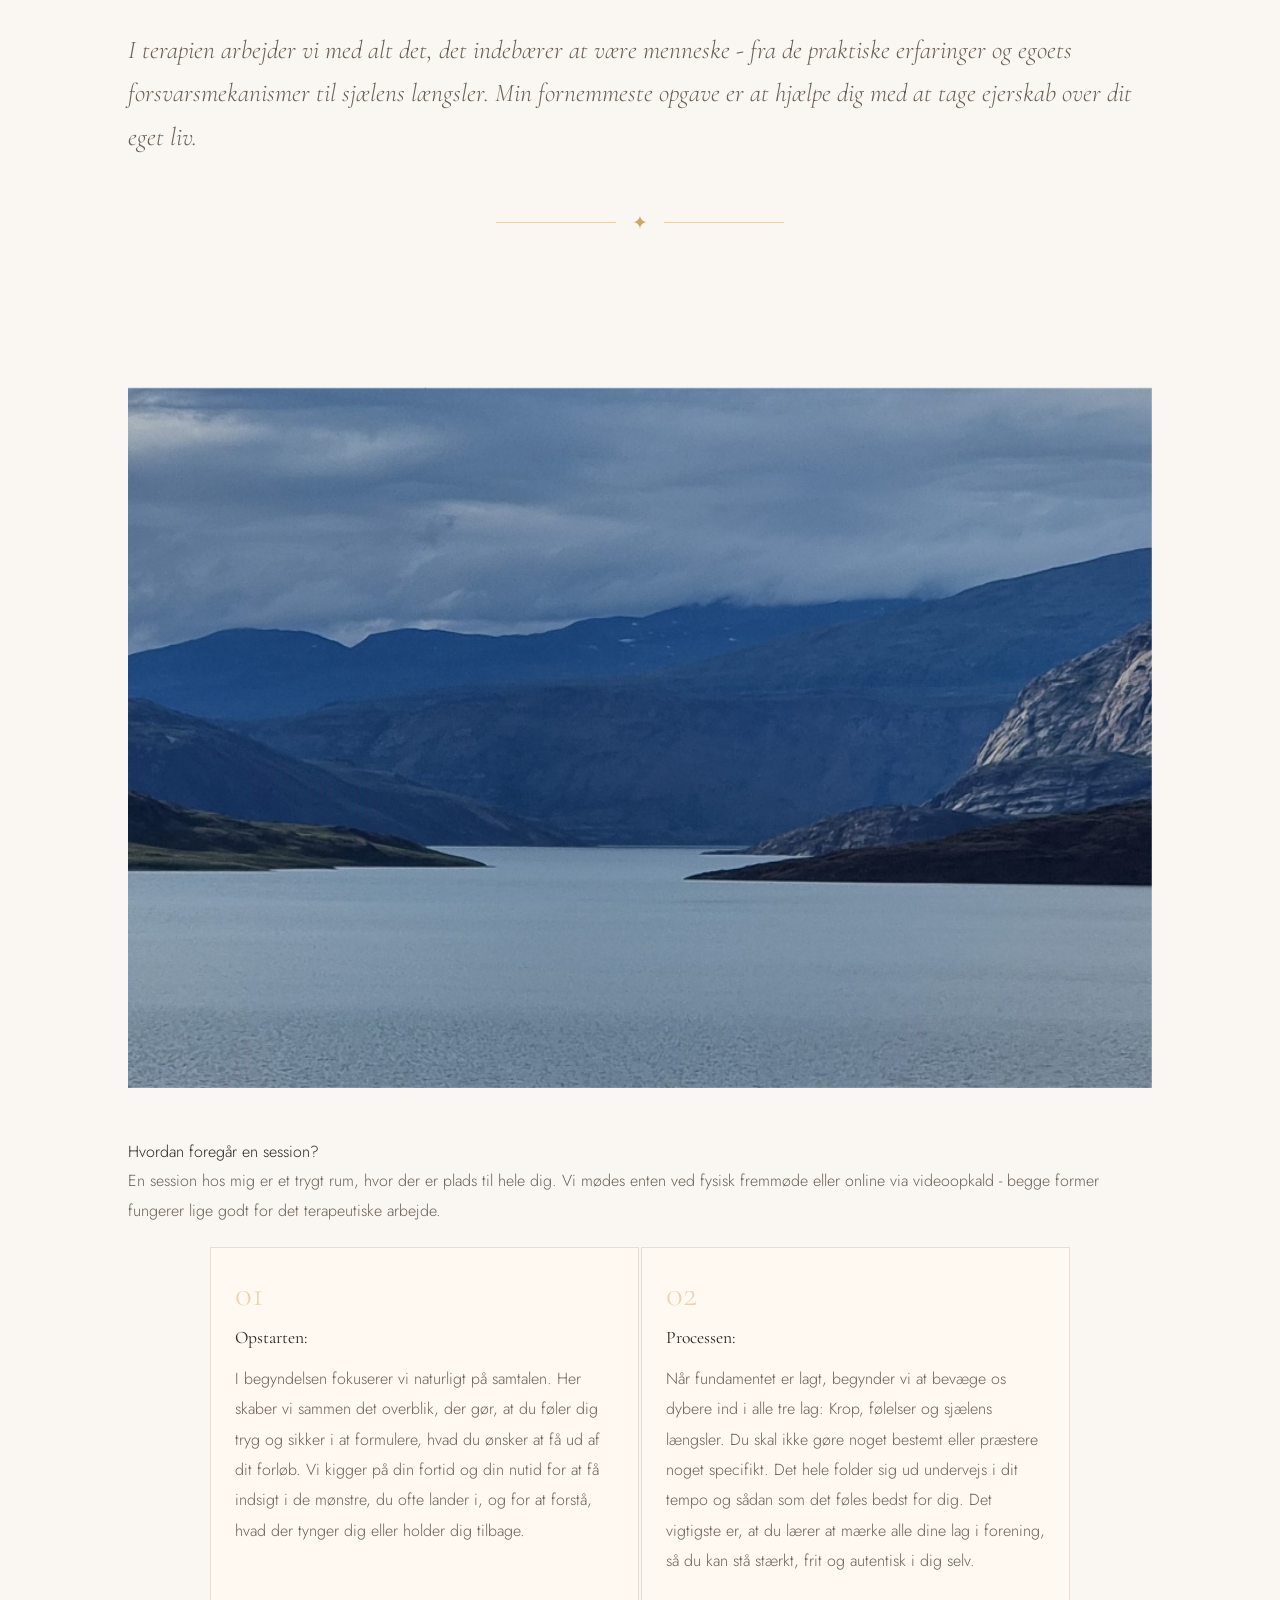
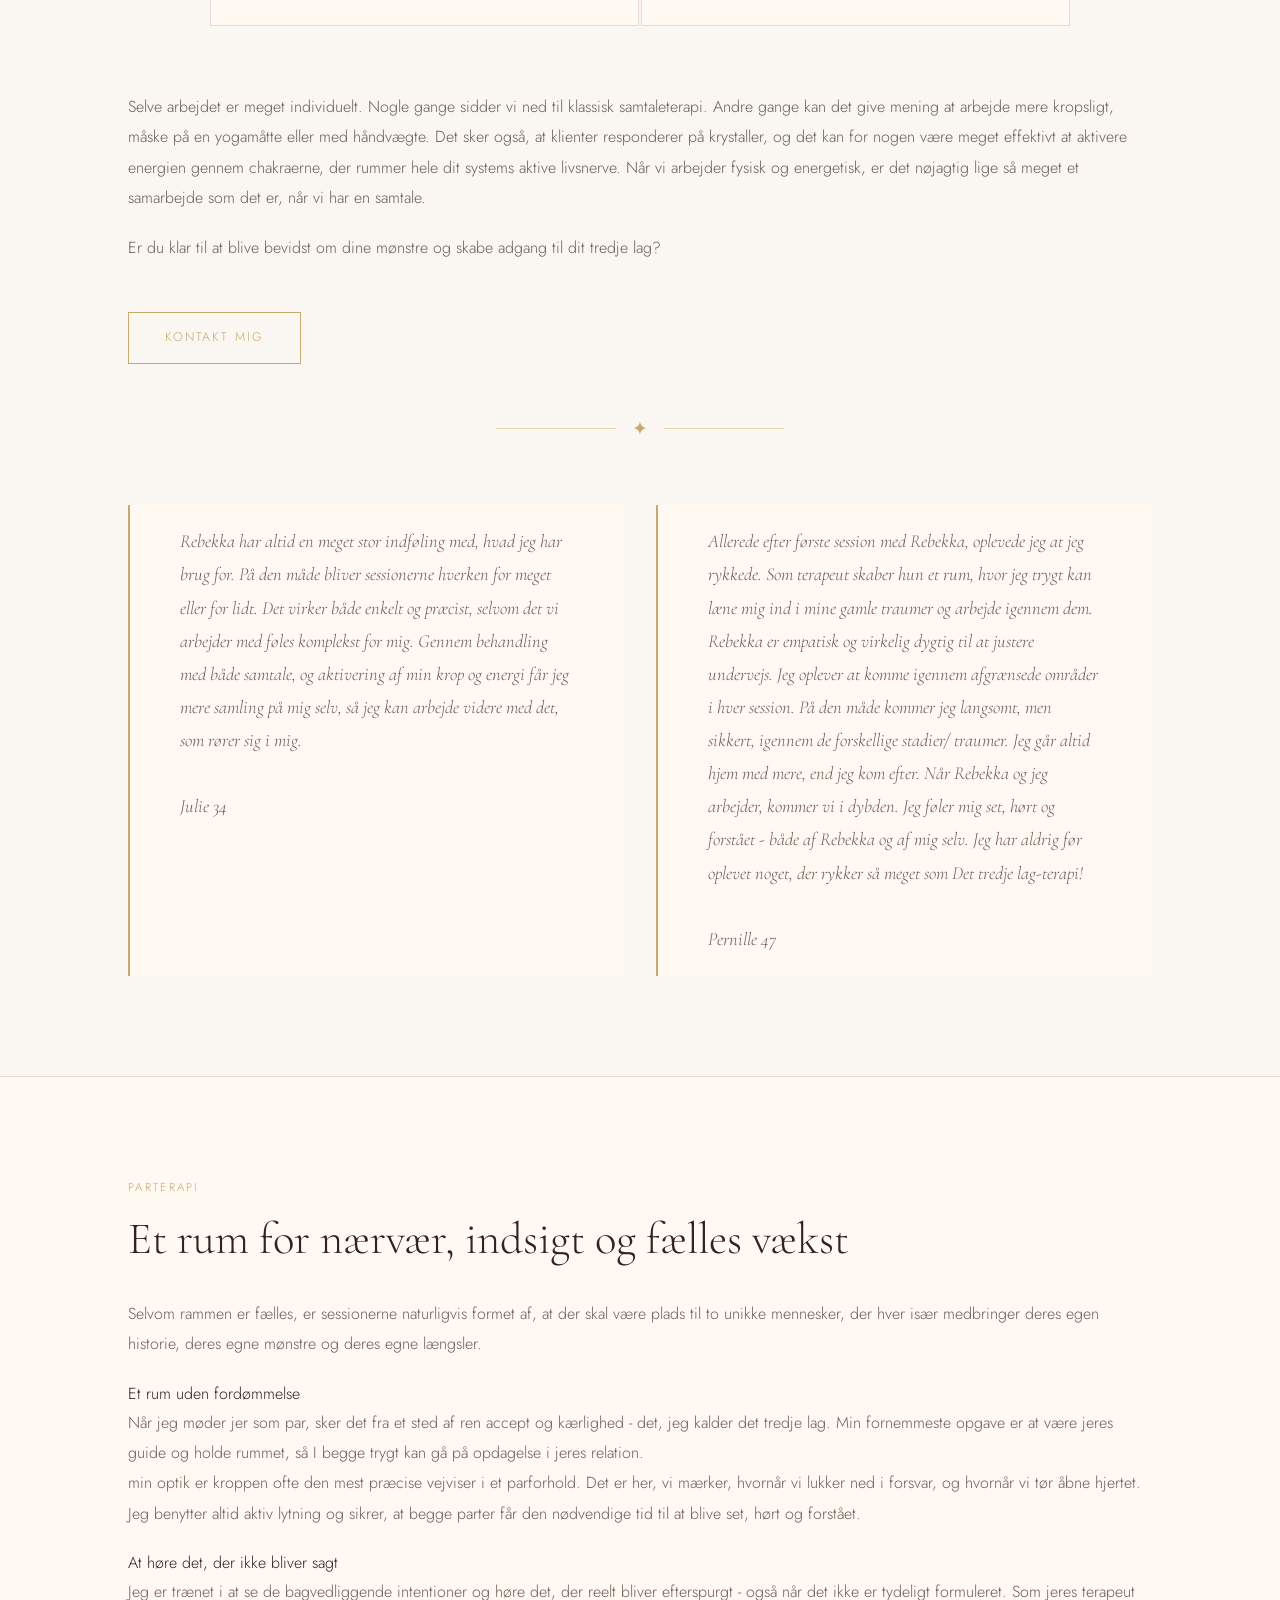
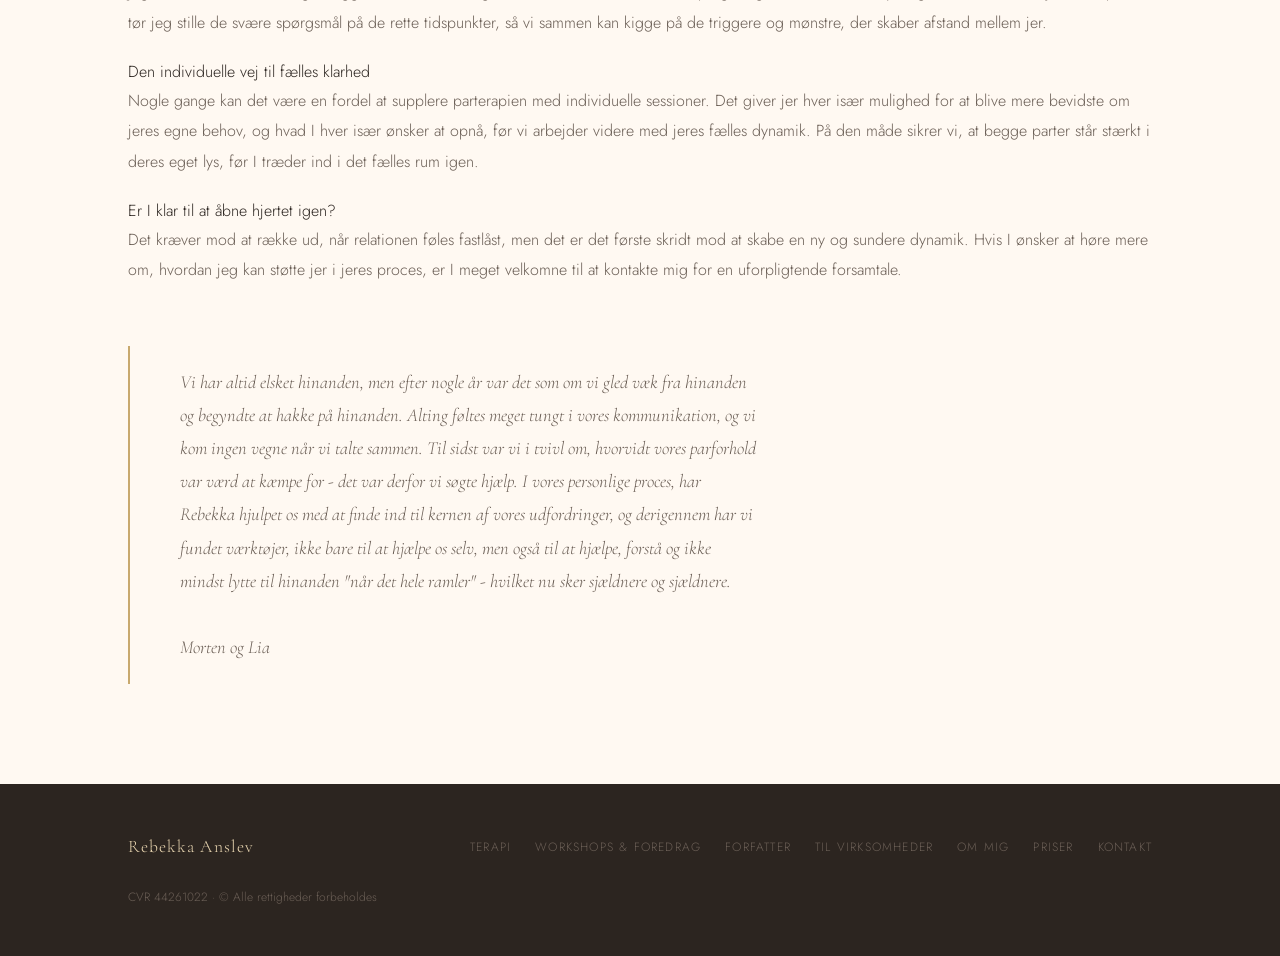
<file: terapi.html>
<!DOCTYPE html>
<html lang="da">

<head>
  <meta charset="UTF-8" />
  <meta name="viewport" content="width=device-width, initial-scale=1.0" />
  <title>Terapi — Rebekka Anslev</title>
  <link rel="preconnect" href="https://fonts.googleapis.com">
  <link rel="preconnect" href="https://fonts.gstatic.com" crossorigin>
  <link
    href="https://fonts.googleapis.com/css2?family=Cormorant+Garamond:ital,wght@0,300;0,400;0,500;1,300;1,400&family=Jost:wght@300;400;500&display=swap"
    rel="stylesheet">
  <link rel="stylesheet" href="../style.css">
  <link rel="icon" type="image/png" href="/images/logo_square.png">

</head>

<body>
  <div id="site-nav"></div>

  <div class="page">
    <div class="page-banner">
      <span class="section-label fade-up">Om min terapi</span>
      <h1 class="fade-up">Terapi</h1>
      <p class="fade-up">

        Jeg har gennem mange år udviklet en nænsom og dybt effektiv terapiform. Metoden er skabt ud fra ønsket om at
        hjælpe mennesker til at være aktivt levende i både krop, følelser og sjælelige længsler. Tilgangen er en unik
        blanding af det jordnære og det spirituelle, hvor jeg kombinerer min akademiske baggrund i coaching og
        konflikthåndtering med en spirituel uddannelse og clairvoyance. Det giver en helhedsorienteret proces, hvor vi
        både har fødderne solidt plantet i jorden og hjertet åbent mod noget større. Målet er, at du lærer at være
        aktivt levende gennem livets udfordringer og forandringer. Jeg støtter dig i at forblive nærværende, så du i
        stedet for at lukke ned, når det bliver svært, kan tage ejerskab over din egen rejse - i alle dine lag.
      </p>
        </div>
      <section class="section">
        <div class="about-grid">
          <p class="fade-up">
            Livet er som bekendt en lang læringsproces, der kræver kærlighed, vedholdenhed, nænsomhed og tålmodighed
            blandet med viljen til at handle, og i disse processer er der ikke en eneste af os, der kan gøre alting
            selv.
            <br><br>Når livet byder på udfordringer, kan det gøre gevaldigt ondt, og uanset om vi har mistet modet og
            føler os helt på herrens mark eller går på med krum hals, så er vi alle nødt til at få hjælp en gang
            imellem.
            Det er nemlig ikke altid så let at være sit eget autentiske selv eller at mærke, hvad hjertet længes efter.
            <br><br>Kroppen er vores redskab til alt det, vi længes efter, for det er gennem den, vi erfarer og lever
            livet. Det er her, sandheden mærkes - både når vi er pressede, og når vi har det godt. Forskningen har for
            længst slået fast, at psykiske sår sætter sig fysisk. Derfor kan ar på sjælen sjældent blot tales væk; de
            skal
            mærkes nænsomt for at kunne slippes.
            Ved at inddrage alle tre lag - krop, følelser og ånd - hjælper jeg dig med at blive bevidst om de mønstre,
            der
            holder dig fast. Jeg støtter dig i rejsen fra hjernen til hjertet, så du får modet til at flytte dig bevidst
            og mærke dine sande længsler og ønsker - og handle på dem.
            <br><br>Tillid er en sårbar størrelse, som kan være svær at bevare gennem et helt liv. Vi oplever alle
            modgang, der slår revner i vores tillid og lærer os at lukke hjertet for at beskytte os mod fremtidig
            smerte.
            For at genvinde tilliden - både til verden og til vores egen evne til at håndtere livets udfordringer - må
            vi
            skabe bevidsthed i alle vores lag samtidigt: i kroppen, psyken og ånden. Derfor er en central del af
            terapien,
            at vi sammen øver os i at genkende de øjeblikke, hvor du instinktivt lukker ned, og sammen undersøger, hvad
            der skal til for, at du igen tør åbne hjertet. Jeg hjælper dig med at finde tilbage til din kerne, så du kan
            lære at stå sikkert i dit eget lys og din egen styrke.
          </p>

          <div class="about-image fade-up">
            <!-- Replace terapi.jpg with a relevant image -->
            <img src="../images/terapi_portrat.jpg" alt="Terapi session">
          </div>
        </div>


        <div class="mv-b fade-up">
          <br>I terapien arbejder vi med alt det, det indebærer at være menneske - fra de praktiske erfaringer og egoets
          forsvarsmekanismer til sjælens længsler. Min fornemmeste opgave er at hjælpe dig med at tage ejerskab over dit
          eget liv.
        </div>
      <div class="gold-divider"><span>✦</span></div>
  
    </section>

    <section class="section" style="padding-top: 0px;">

      <div class="about-image fade-up">
        <!-- Replace terapi.jpg with a relevant image -->
        <img src="../images/greenland_lake_websize.jpg" alt="Terapi session">
      </div>
      <p><br></p>
      Hvordan foregår en session?
      <p>En session hos mig er et trygt rum, hvor der er plads til hele dig. Vi mødes enten ved fysisk fremmøde eller
        online via videoopkald - begge former fungerer lige godt for det terapeutiske arbejde.</p>


      <div class="tl-cards"
        style="grid-template-columns: repeat(2, 1fr); max-width: 860px; margin-left: auto; margin-right: auto;">
        <div class="tl-card">
          <div class="tl-card-num">01</div>
          <div class="tl-card-title">Opstarten: </div>
          <p class="tl-card-body">I begyndelsen fokuserer vi naturligt på samtalen. Her skaber vi sammen det overblik,
            der gør, at du føler dig tryg og sikker i at formulere, hvad du ønsker at få ud af dit forløb. Vi kigger på
            din fortid og din nutid for at få indsigt i de mønstre, du ofte lander i, og for at forstå, hvad der tynger
            dig eller holder dig tilbage.</p>
        </div>
        <div class="tl-card">
          <div class="tl-card-num">02</div>
          <div class="tl-card-title">Processen:</div>
          <p class="tl-card-body">Når fundamentet er lagt, begynder vi at bevæge os dybere ind i alle tre lag: Krop,
            følelser og sjælens længsler. Du skal ikke gøre noget bestemt eller præstere noget specifikt. Det hele
            folder sig ud undervejs i dit tempo og sådan som det føles bedst for dig. Det vigtigste er, at du lærer at
            mærke alle dine lag i forening, så du kan stå stærkt, frit og autentisk i dig selv.</p>
        </div>
      </div>

      <p><br>Selve arbejdet er meget individuelt. Nogle gange sidder vi ned til klassisk samtaleterapi. Andre gange kan
        det give mening at arbejde mere kropsligt, måske på en yogamåtte eller med håndvægte. Det sker også, at klienter
        responderer på krystaller, og det kan for nogen være meget effektivt at aktivere energien gennem chakraerne, der
        rummer hele dit systems aktive livsnerve. Når vi arbejder fysisk og energetisk, er det nøjagtig lige så meget et
        samarbejde som det er, når vi har en samtale.</p>
      <p>Er du klar til at blive bevidst om dine mønstre og skabe adgang til dit tredje lag?<br></p>
      <br>
      <a href="../subpages/kontakt.html" class="btn fade-up">Kontakt mig</a>
      <br>
      <div class="gold-divider"><span>✦</span></div>
      <div style="display: grid; grid-template-columns: 1fr 1fr; gap: 32px;">
        <div class="testimonialBox">
          <p class="fade-up">
            Rebekka har altid en meget stor indføling med, hvad jeg har brug for. På den måde bliver sessionerne hverken
            for meget eller for lidt. Det virker både enkelt og præcist, selvom det vi arbejder med føles komplekst for
            mig. Gennem behandling med både samtale, og aktivering af min krop og energi får jeg mere samling på mig
            selv,
            så jeg kan arbejde videre med det, som rører sig i mig.
            <br><br>
            Julie 34

          </p>
        </div>

        <div class="testimonialBox">
          <p class="fade-up">
            Allerede efter første session med Rebekka, oplevede jeg at jeg rykkede. Som terapeut skaber hun et rum, hvor
            jeg trygt kan læne mig ind i mine gamle traumer og arbejde igennem dem. Rebekka er empatisk og virkelig
            dygtig
            til at justere undervejs. Jeg oplever at komme igennem afgrænsede områder i hver session. På den måde kommer
            jeg langsomt, men sikkert, igennem de forskellige stadier/ traumer.
            Jeg går altid hjem med mere, end jeg kom efter. Når Rebekka og jeg arbejder, kommer vi i dybden. Jeg føler
            mig
            set, hørt og forstået - både af Rebekka og af mig selv. Jeg har aldrig før oplevet noget, der rykker så
            meget
            som Det tredje lag-terapi!
            <br><br>
            Pernille 47

          </p>
        </div>
      </div>
  </div>

  <section class="section" style="background:var(--warm-white);border-top:1px solid var(--light-line);">
    <span class="section-label fade-up">Parterapi</span>
    <h2 class="fade-up">Et rum for nærvær, indsigt og fælles vækst</h2>

    <p class="fade-up">
      Selvom rammen er fælles, er sessionerne naturligvis formet af, at der skal være plads til to unikke mennesker,
      der hver især medbringer deres egen historie, deres egne mønstre og deres egne længsler.
    </p>
    Et rum uden fordømmelse
    <p class="fade-up">
      Når jeg møder jer som par, sker det fra et sted af ren accept og kærlighed - det, jeg kalder det tredje lag.
      Min
      fornemmeste opgave er at være jeres guide og holde rummet, så I begge trygt kan gå på opdagelse i jeres
      relation.
      <br> min optik er kroppen ofte den mest præcise vejviser i et parforhold. Det er her, vi mærker, hvornår vi
      lukker ned i forsvar, og hvornår vi tør åbne hjertet. Jeg benytter altid aktiv lytning og sikrer, at begge
      parter får den nødvendige tid til at blive set, hørt og forstået.
    </p>
    At høre det, der ikke bliver sagt
    <p class="fade-up"> Jeg er trænet i at se de bagvedliggende intentioner og høre det, der reelt bliver
      efterspurgt
      - også når det ikke er tydeligt formuleret. Som jeres terapeut tør jeg stille de svære spørgsmål på de rette
      tidspunkter, så vi sammen kan kigge på de triggere og mønstre, der skaber afstand mellem jer.
    </p>
    Den individuelle vej til fælles klarhed
    <p class="fade-up">Nogle gange kan det være en fordel at supplere parterapien med individuelle sessioner. Det
      giver jer hver især mulighed for at blive mere bevidste om jeres egne behov, og hvad I hver især ønsker at
      opnå,
      før vi arbejder videre med jeres fælles dynamik. På den måde sikrer vi, at begge parter står stærkt i deres
      eget
      lys, før I træder ind i det fælles rum igen.
    </p>
    Er I klar til at åbne hjertet igen?
    <p class="fade-up">
      Det kræver mod at række ud, når relationen føles fastlåst, men det er det første skridt mod at skabe en ny og
      sundere dynamik. Hvis I ønsker at høre mere om, hvordan jeg kan støtte jer i jeres proces, er I meget velkomne
      til at kontakte mig for en uforpligtende forsamtale.
    </p>

    <br>

    <div class="testimonialBox">
      <p class="fade-up">
        Vi har altid elsket hinanden, men efter nogle år var det som om vi gled væk fra hinanden og begyndte at
        hakke
        på hinanden. Alting føltes meget tungt i vores kommunikation, og vi kom ingen vegne når vi talte sammen. Til
        sidst var vi i tvivl om, hvorvidt vores parforhold var værd at kæmpe for - det var derfor vi søgte hjælp. I
        vores personlige proces, har Rebekka hjulpet os med at finde ind til kernen af vores udfordringer, og
        derigennem har vi fundet værktøjer, ikke bare til at hjælpe os selv, men også til at hjælpe, forstå og ikke
        mindst lytte til hinanden "når det hele ramler" - hvilket nu sker sjældnere og sjældnere.
        <br><br>
        Morten og Lia

      </p>
    </div>
  </section>



  <div id="site-footer"></div>
  <script src="../nav.js"></script>
</body>

</html>
</file>
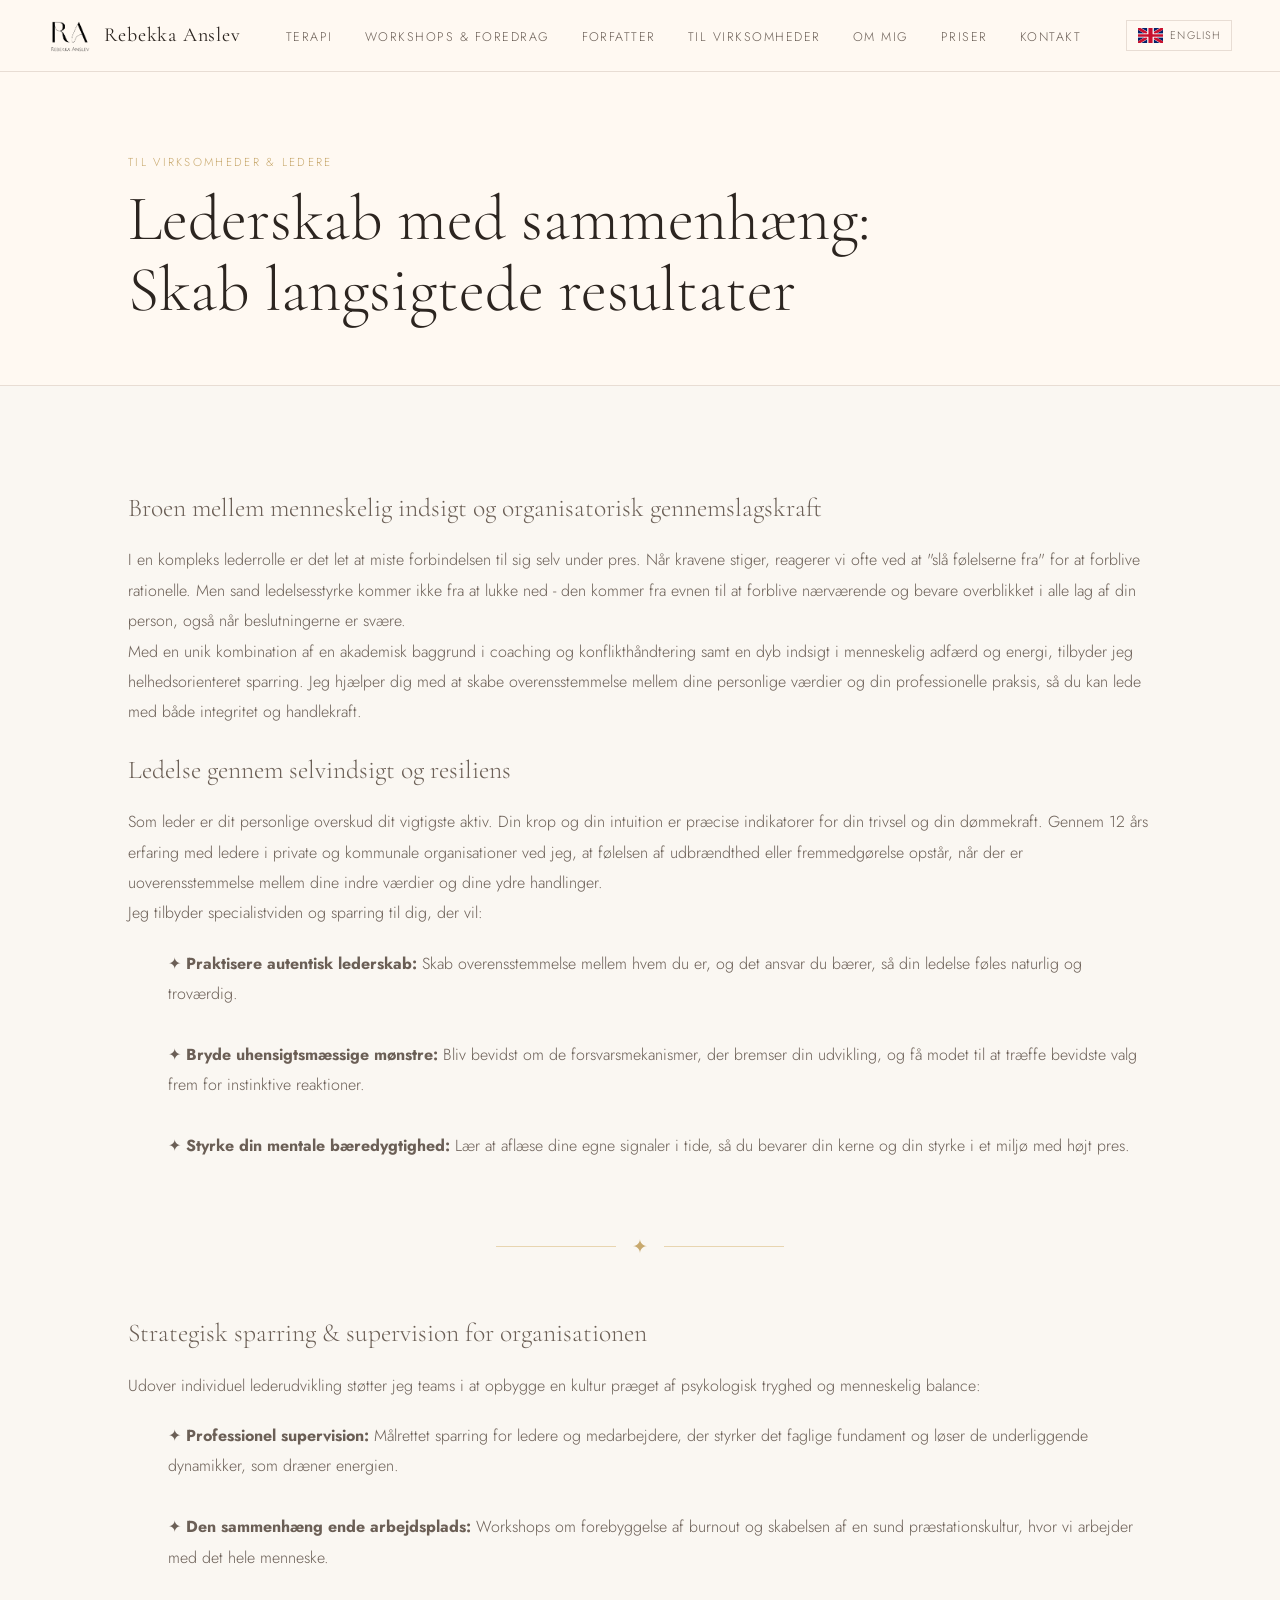
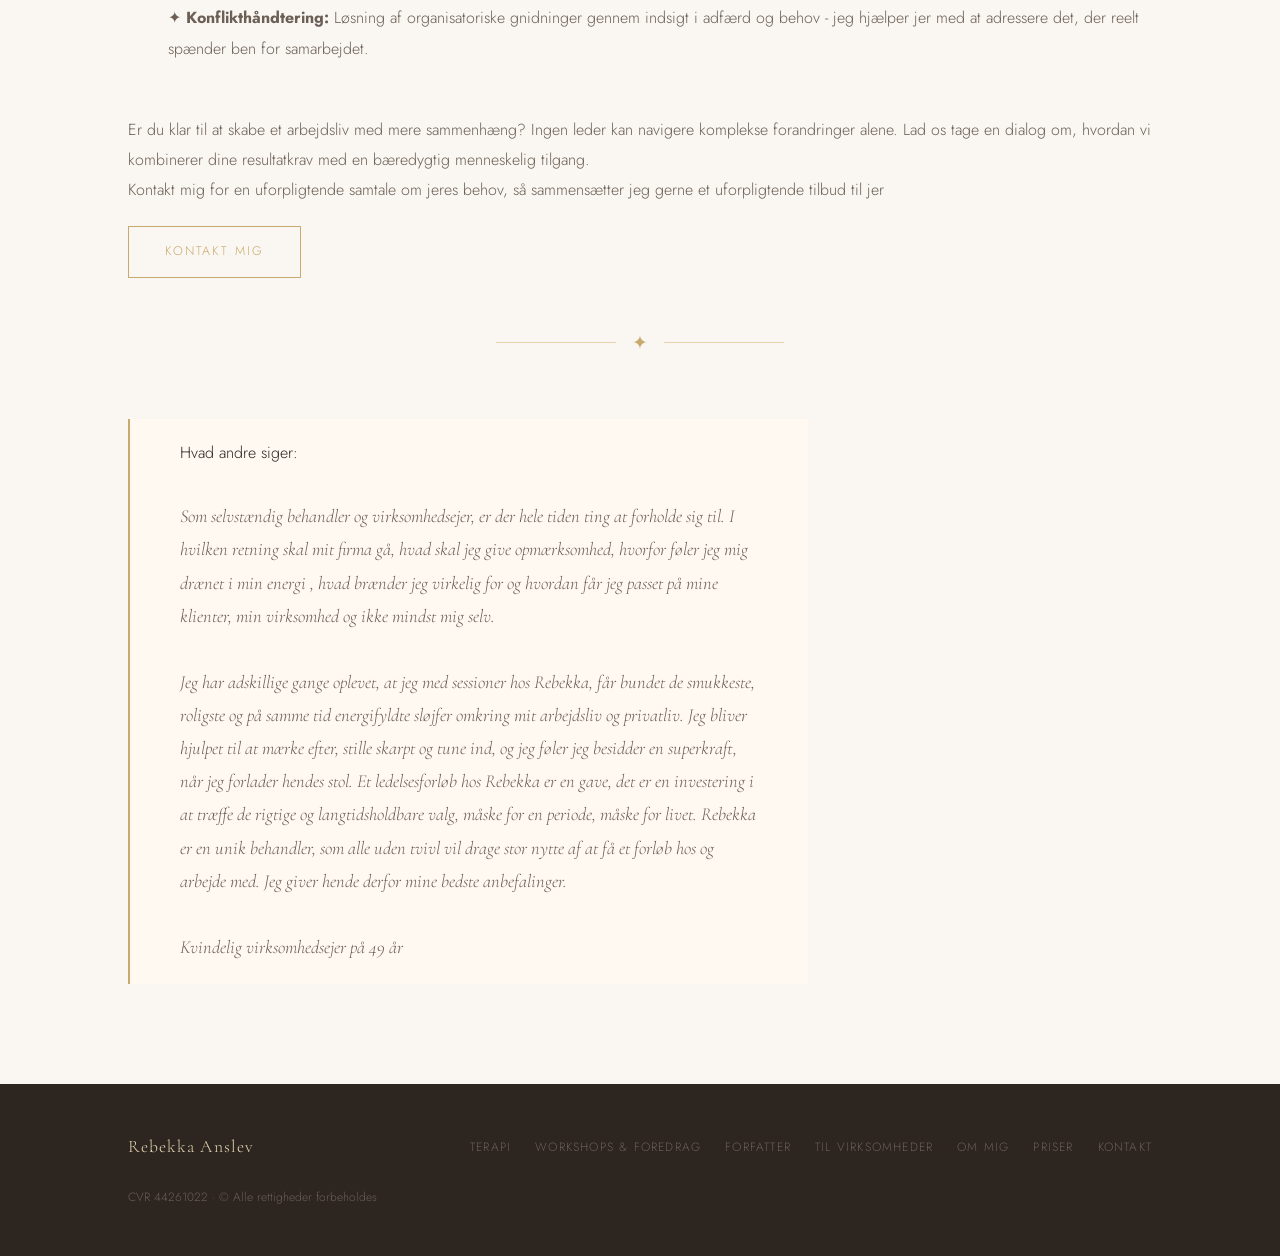
<file: til_virksomheder.html>
<!DOCTYPE html>
<html lang="da">

<head>
  <meta charset="UTF-8" />
  <meta name="viewport" content="width=device-width, initial-scale=1.0" />
  <title>Virksomheder — Rebekka Anslev</title>
  <link rel="preconnect" href="https://fonts.googleapis.com">
  <link rel="preconnect" href="https://fonts.gstatic.com" crossorigin>
  <link
    href="https://fonts.googleapis.com/css2?family=Cormorant+Garamond:ital,wght@0,300;0,400;0,500;1,300;1,400&family=Jost:wght@300;400;500&display=swap"
    rel="stylesheet">
  <link rel="stylesheet" href="../style.css">
  <link rel="icon" type="image/png" href="/images/logo_square.png">

</head>

<body>
  <div id="site-nav"></div>
  <div class="page">
    <div class="page-banner">
      <span class="section-label fade-up">Til virksomheder & ledere</span>
      <h1 class="fade-up">Lederskab med sammenhæng: <br>Skab langsigtede resultater</h1>
    </div>


    <section class="section">

      <h3 class="fade-up">Broen mellem menneskelig indsigt og organisatorisk gennemslagskraft</h3>
      <p class="fade-up">I en kompleks lederrolle er det let at miste forbindelsen til sig selv under pres. Når kravene
        stiger, reagerer vi ofte ved at "slå følelserne fra" for at forblive rationelle. Men sand ledelsesstyrke kommer
        ikke fra at lukke ned - den kommer fra evnen til at forblive nærværende og bevare overblikket i alle lag af din
        person, også når beslutningerne er svære.
        <br>Med en unik kombination af en akademisk baggrund i coaching og konflikthåndtering samt en dyb indsigt i
        menneskelig adfærd og energi, tilbyder jeg helhedsorienteret sparring. Jeg hjælper dig med at skabe
        overensstemmelse mellem dine personlige værdier og din professionelle praksis, så du kan lede med både
        integritet og handlekraft.
      </p>
      <h3>Ledelse gennem selvindsigt og resiliens</h3>
      <p class="fade-up">Som leder er dit personlige overskud dit vigtigste aktiv. Din krop og din intuition er præcise
        indikatorer for din trivsel og din dømmekraft. Gennem 12 års erfaring med ledere i private og kommunale
        organisationer ved jeg, at følelsen af udbrændthed eller fremmedgørelse opstår, når der er uoverensstemmelse
        mellem dine indre værdier og dine ydre handlinger.
        <br>
        Jeg tilbyder specialistviden og sparring til dig, der vil:
      </p>

      <p class="fade-up" ; style="margin-left: 40px;">
        <span>✦</span> <b>Praktisere autentisk lederskab:</b> Skab overensstemmelse mellem hvem du er, og det ansvar du
        bærer, så din ledelse føles naturlig og troværdig.
        <br><br>
        <span>✦</span> <b>Bryde uhensigtsmæssige mønstre:</b> Bliv bevidst om de forsvarsmekanismer, der bremser din
        udvikling, og få modet til at træffe bevidste valg frem for instinktive reaktioner.
        <br><br>
        <span>✦</span> <b>Styrke din mentale bæredygtighed:</b> Lær at aflæse dine egne signaler i tide, så du bevarer
        din kerne og din styrke i et miljø med højt pres.
      </p>

      <div class="gold-divider"><span>✦</span></div>

      <h3>Strategisk sparring & supervision for organisationen</h3>
      <p class="fade-up">Udover individuel lederudvikling støtter jeg teams i at opbygge en kultur præget af psykologisk
        tryghed og menneskelig balance:</p>

      <p class="fade-up" ; style="margin-left: 40px;">
        <span>✦</span> <b>Professionel supervision:</b> Målrettet sparring for ledere og medarbejdere, der styrker det
        faglige fundament og løser de underliggende dynamikker, som dræner energien.
        <br><br>
        <span>✦</span> <b>Den sammenhæng ende arbejdsplads:</b> Workshops om forebyggelse af burnout og skabelsen af en
        sund præstationskultur, hvor vi arbejder med det hele menneske.
        <br><br>
        <span>✦</span> <b>Konflikthåndtering: </b> Løsning af organisatoriske gnidninger gennem indsigt i adfærd og
        behov - jeg hjælper jer med at adressere det, der reelt spænder ben for samarbejdet.
      </p>
      <p>
        <br>
        Er du klar til at skabe et arbejdsliv med mere sammenhæng? Ingen leder kan navigere komplekse forandringer
        alene. Lad os tage en dialog om, hvordan vi kombinerer dine resultatkrav med en bæredygtig menneskelig tilgang.
        <br>
        Kontakt mig for en uforpligtende samtale om jeres behov, så sammensætter jeg gerne et uforpligtende tilbud til
        jer
      </p>
      <a href="../subpages/kontakt.html" class="btn fade-up">Kontakt mig</a>

      <div class="gold-divider"><span>✦</span></div>


      <div class="testimonialBox">
              <tl-cards-title class="fade-up">Hvad andre siger: <br>
        </tl-cards-title>
        <p class="fade-up">
          <br>Som selvstændig behandler og virksomhedsejer, er der hele tiden ting at forholde sig til. I hvilken retning
          skal mit firma gå, hvad skal jeg give opmærksomhed, hvorfor føler jeg mig drænet i min energi , hvad brænder
          jeg virkelig for og hvordan får jeg passet på mine klienter, min virksomhed og ikke mindst mig selv.
          <br><br>
          Jeg har adskillige gange oplevet, at jeg med sessioner hos Rebekka, får bundet de smukkeste, roligste og på
          samme tid energifyldte sløjfer omkring mit arbejdsliv og privatliv. Jeg bliver hjulpet til at mærke efter,
          stille skarpt og tune ind, og jeg føler jeg besidder en superkraft, når jeg forlader hendes stol.
          Et ledelsesforløb hos Rebekka er en gave, det er en investering i at træffe de rigtige og langtidsholdbare
          valg, måske for en periode, måske for livet.
          Rebekka er en unik behandler, som alle uden tvivl vil drage stor nytte af at få et forløb hos og arbejde med.
          Jeg giver hende derfor mine bedste anbefalinger.

          <br><br>
          Kvindelig virksomhedsejer på 49 år

        </p>
      </div>
    </section>

  </div>



  <div id="site-footer"></div>
  <script src="../nav.js"></script>
</body>

</html>
</file>
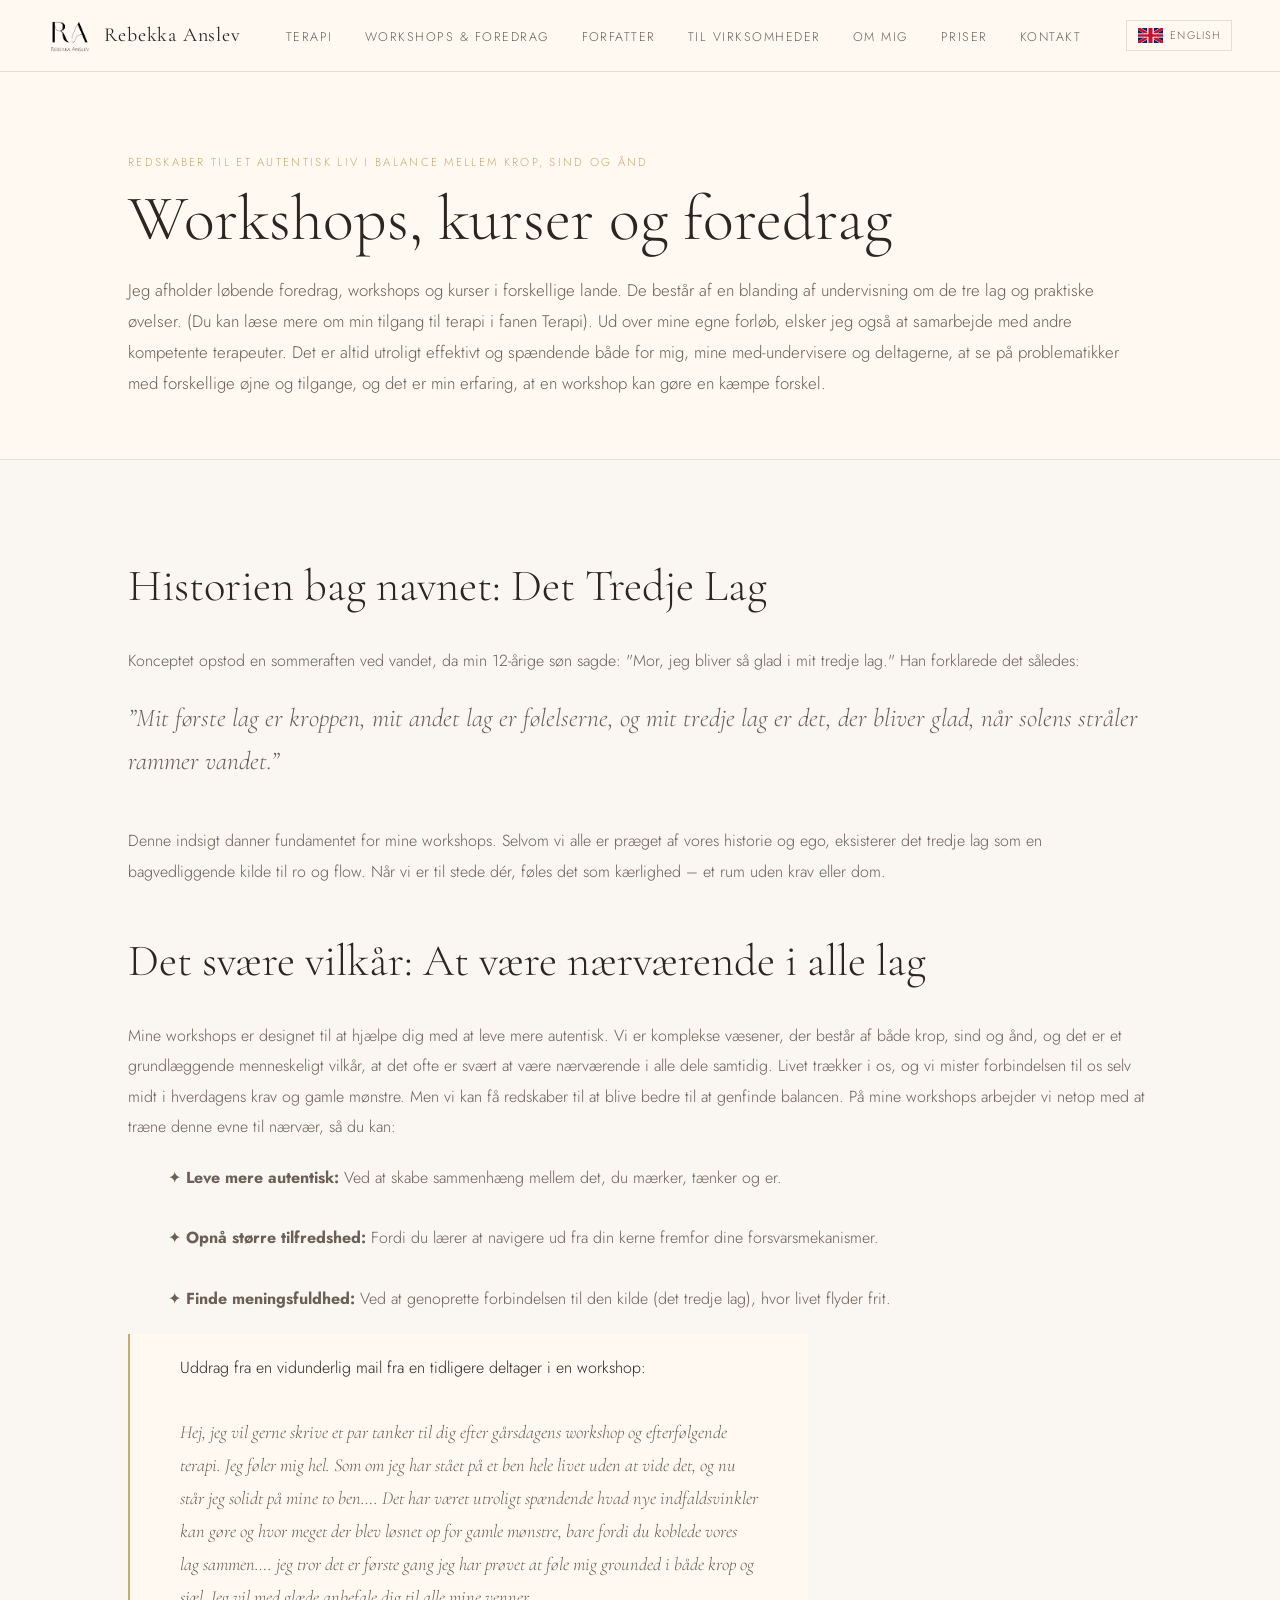
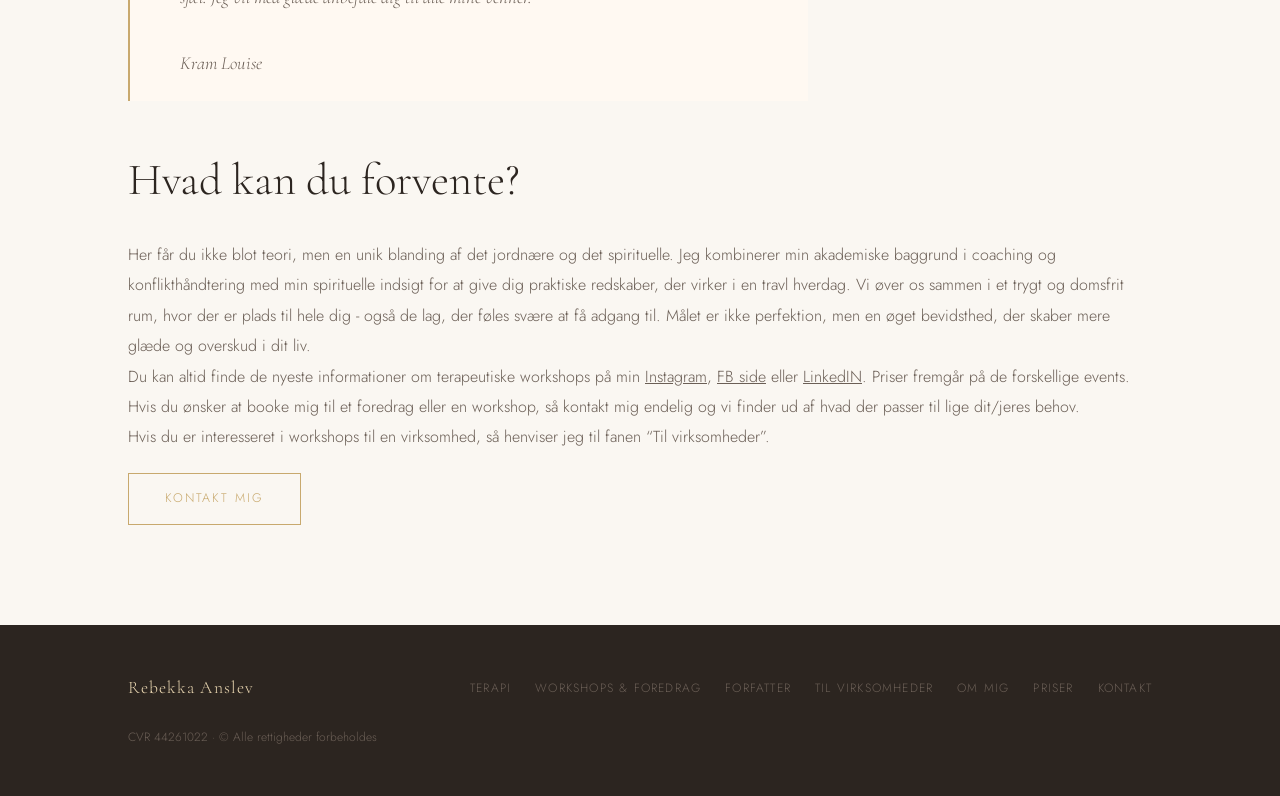
<file: workshops.html>
<!DOCTYPE html>
<html lang="da">

<head>
  <meta charset="UTF-8" />
  <meta name="viewport" content="width=device-width, initial-scale=1.0" />
  <title>Workshops — Rebekka Anslev</title>
  <link rel="preconnect" href="https://fonts.googleapis.com">
  <link rel="preconnect" href="https://fonts.gstatic.com" crossorigin>
  <link
    href="https://fonts.googleapis.com/css2?family=Cormorant+Garamond:ital,wght@0,300;0,400;0,500;1,300;1,400&family=Jost:wght@300;400;500&display=swap"
    rel="stylesheet">
  <link rel="stylesheet" href="../style.css">
  <link rel="icon" type="image/png" href="/images/logo_square.png">
  <link rel="icon" type="image/png" href="/images/logo_square.png">

</head>

<body>
  <div id="site-nav"></div>
  <div class="page">
    <div class="page-banner">
      <span class="section-label fade-up">Redskaber til et autentisk liv i balance mellem krop, sind og ånd</span>
      <h1 class="fade-up">Workshops, kurser og foredrag</h1>
      <p class="fade-up">Jeg afholder løbende foredrag, workshops og kurser i forskellige lande. De består af en
        blanding af undervisning om de tre lag og praktiske øvelser. (Du kan læse mere om min tilgang til terapi i fanen
        Terapi). Ud over mine egne forløb, elsker jeg også at samarbejde med andre kompetente terapeuter. Det er altid
        utroligt effektivt og spændende både for mig, mine med-undervisere og deltagerne, at se på problematikker med
        forskellige øjne og tilgange, og det er min erfaring, at en workshop kan gøre en kæmpe forskel.</p>
    </div>
    <section class="section">
      <h2 class="fade-up">Historien bag navnet: Det Tredje Lag</h2>
      <p class="fade-up">Konceptet opstod en sommeraften ved vandet, da min 12-årige søn sagde: "Mor, jeg bliver så glad i mit tredje lag." Han forklarede det således: </p>
     <div class="mv-b fade-up">
         ”Mit første lag er kroppen, mit andet lag er følelserne, og mit tredje lag er det, der bliver glad, når solens stråler rammer vandet.”<br><br>

      </div>
      <p class="fade-up">Denne indsigt danner fundamentet for mine workshops. Selvom vi alle er præget af vores historie og ego, eksisterer det tredje lag som en bagvedliggende kilde til ro og flow. Når vi er til stede dér, føles det som kærlighed – et rum uden krav eller dom.
</p>
      <br>

      <h2 class="fade-up">Det svære vilkår: At være nærværende i alle lag</h2>
      <p class="fade-up">Mine workshops er designet til at hjælpe dig med at leve mere autentisk. Vi er komplekse væsener, der består af
        både krop, sind og ånd, og det er et grundlæggende menneskeligt vilkår, at det ofte er svært at være nærværende
        i alle dele samtidig. Livet trækker i os, og vi mister forbindelsen til os selv midt i hverdagens krav og gamle
        mønstre. Men vi kan få redskaber til at blive bedre til at genfinde balancen. På mine workshops arbejder vi
        netop med at træne denne evne til nærvær, så du kan: </p>
      <p class="fade-up" ; style="margin-left: 40px;">
        <span>✦</span> <b>Leve mere autentisk:</b> Ved at skabe sammenhæng mellem det, du mærker, tænker og er.
        <br><br>
        <span>✦</span> <b>Opnå større tilfredshed:</b> Fordi du lærer at navigere ud fra din kerne fremfor dine
        forsvarsmekanismer.
        <br><br>
        <span>✦</span> <b>Finde meningsfuldhed:</b> Ved at genoprette forbindelsen til den kilde (det tredje lag), hvor
        livet flyder frit.
      </p>

      <div class="testimonialBox">
        <tl-cards-title class="fade-up">Uddrag fra en vidunderlig mail fra en tidligere deltager i en workshop:
        </tl-cards-title>
        <p class="fade-up">
          <br>Hej, jeg vil gerne skrive et par tanker til dig efter gårsdagens workshop og efterfølgende terapi. Jeg
          føler
          mig hel. Som om jeg har stået på et ben hele livet uden at vide det, og nu står jeg solidt på mine to ben….
          Det har været utroligt spændende hvad nye indfaldsvinkler kan gøre og hvor meget der blev løsnet op for gamle
          mønstre, bare fordi du koblede vores lag sammen…. jeg tror det er første gang jeg har prøvet at føle mig
          grounded i både krop og sjæl. Jeg vil med glæde anbefale dig til alle mine venner.
          <br><br>
          Kram Louise

        </p>
      </div>

      <h2 class="fade-up"><br>Hvad kan du forvente?</h2>
      <p class="fade-up">Her får du ikke blot teori, men en unik blanding af det jordnære og det spirituelle. Jeg kombinerer min
        akademiske baggrund i coaching og konflikthåndtering med min spirituelle indsigt for at give dig praktiske
        redskaber, der virker i en travl hverdag.
        Vi øver os sammen i et trygt og domsfrit rum, hvor der er plads til hele dig - også de lag, der føles svære at
        få adgang til. Målet er ikke perfektion, men en øget bevidsthed, der skaber mere glæde og overskud i dit liv.
        <br>
    Du kan altid finde de nyeste informationer om terapeutiske workshops på min 
    <a href="https://www.instagram.com/rebekkaanslev.dk/" target="_blank" style="color: inherit; text-decoration: underline;">Instagram</a>, 
    <a href="https://www.facebook.com/profile.php?id=61550701293813" target="_blank" style="color: inherit; text-decoration: underline;">FB side</a> 
    eller
    <a href="https://www.linkedin.com/in/rebekka-anslev-7918961b2/" target="_blank" style="color: inherit; text-decoration: underline;" >LinkedIN</a>.

        Priser fremgår på de forskellige events.

        Hvis du ønsker at booke mig til et foredrag eller en workshop, så kontakt mig endelig og vi finder ud af hvad
        der passer til lige dit/jeres behov.

        <br>Hvis du er interesseret i workshops til en virksomhed, så henviser jeg til fanen “Til virksomheder”.
        <br>
      </p>
      <a href="../subpages/kontakt.html" class="btn fade-up">Kontakt mig</a>

    </section>
  </div>
  <div id="site-footer"></div>
  <script src="../nav.js"></script>
</body>

</html>
</file>
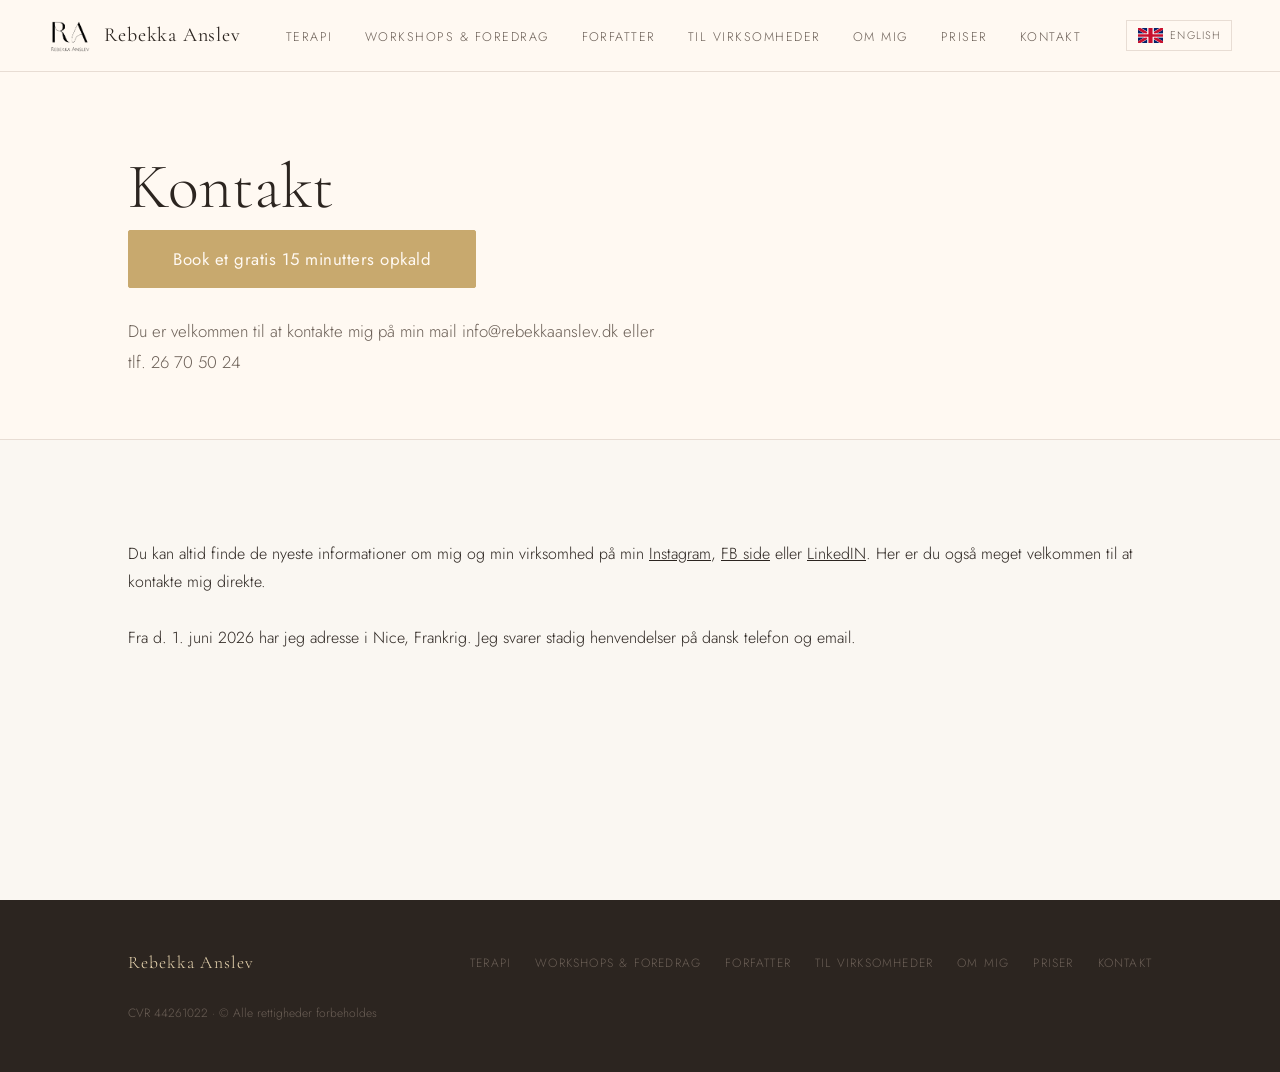
<file: subpages/kontakt.html>
<!DOCTYPE html>
<html lang="da">

<head>
  <meta charset="UTF-8" />
  <meta name="viewport" content="width=device-width, initial-scale=1.0" />
  <title>Kontakt — Rebekka Anslev</title>
  <link rel="preconnect" href="https://fonts.googleapis.com">
  <link rel="preconnect" href="https://fonts.gstatic.com" crossorigin>
  <link
    href="https://fonts.googleapis.com/css2?family=Cormorant+Garamond:ital,wght@0,300;0,400;0,500;1,300;1,400&family=Jost:wght@300;400;500&display=swap"
    rel="stylesheet">
  <link rel="stylesheet" href="../style.css">
  <link rel="icon" type="image/png" href="/images/logo_square.png">

</head>

<body>
  <div id="site-nav"></div>
  <div class="page">
    <div class="page-banner">
      <h1 class="fade-up">Kontakt</h1>
            <!-- calendly booking button -->
      <div class="booking-cta">
        <button
          class="calendly-btn"
          onclick="Calendly.initPopupWidget({url: 'https://calendly.com/rebekkaanslev'});return false;">
          Book et gratis 15 minutters opkald
        </button>
      </div>
      <p class="fade-up">Du er velkommen til at kontakte mig på min mail info@rebekkaanslev.dk eller <br> tlf. 26 70 50
        24 <br>
      </p class="fade-up">
    </div>
    <section class="section">
      Du kan altid finde de nyeste informationer om mig og min virksomhed på min
      <a href="https://www.instagram.com/rebekkaanslev.dk/" target="_blank"
        style="color: inherit; text-decoration: underline;">Instagram</a>,
      <a href="https://www.facebook.com/profile.php?id=61550701293813" target="_blank"
        style="color: inherit; text-decoration: underline;">FB side</a>
      eller
      <a href="https://www.linkedin.com/in/rebekka-anslev-7918961b2/" target="_blank"
        style="color: inherit; text-decoration: underline;">LinkedIN</a>.
      Her er du også meget velkommen til at kontakte mig direkte. <br>
      <br>Fra d. 1. juni 2026 har jeg adresse i Nice, Frankrig. Jeg svarer stadig henvendelser på dansk telefon og
      email.

    </section>
  </div>
  <div id="site-footer"></div>
  <script src="../nav.js"></script>
</body>

</html>
</file>
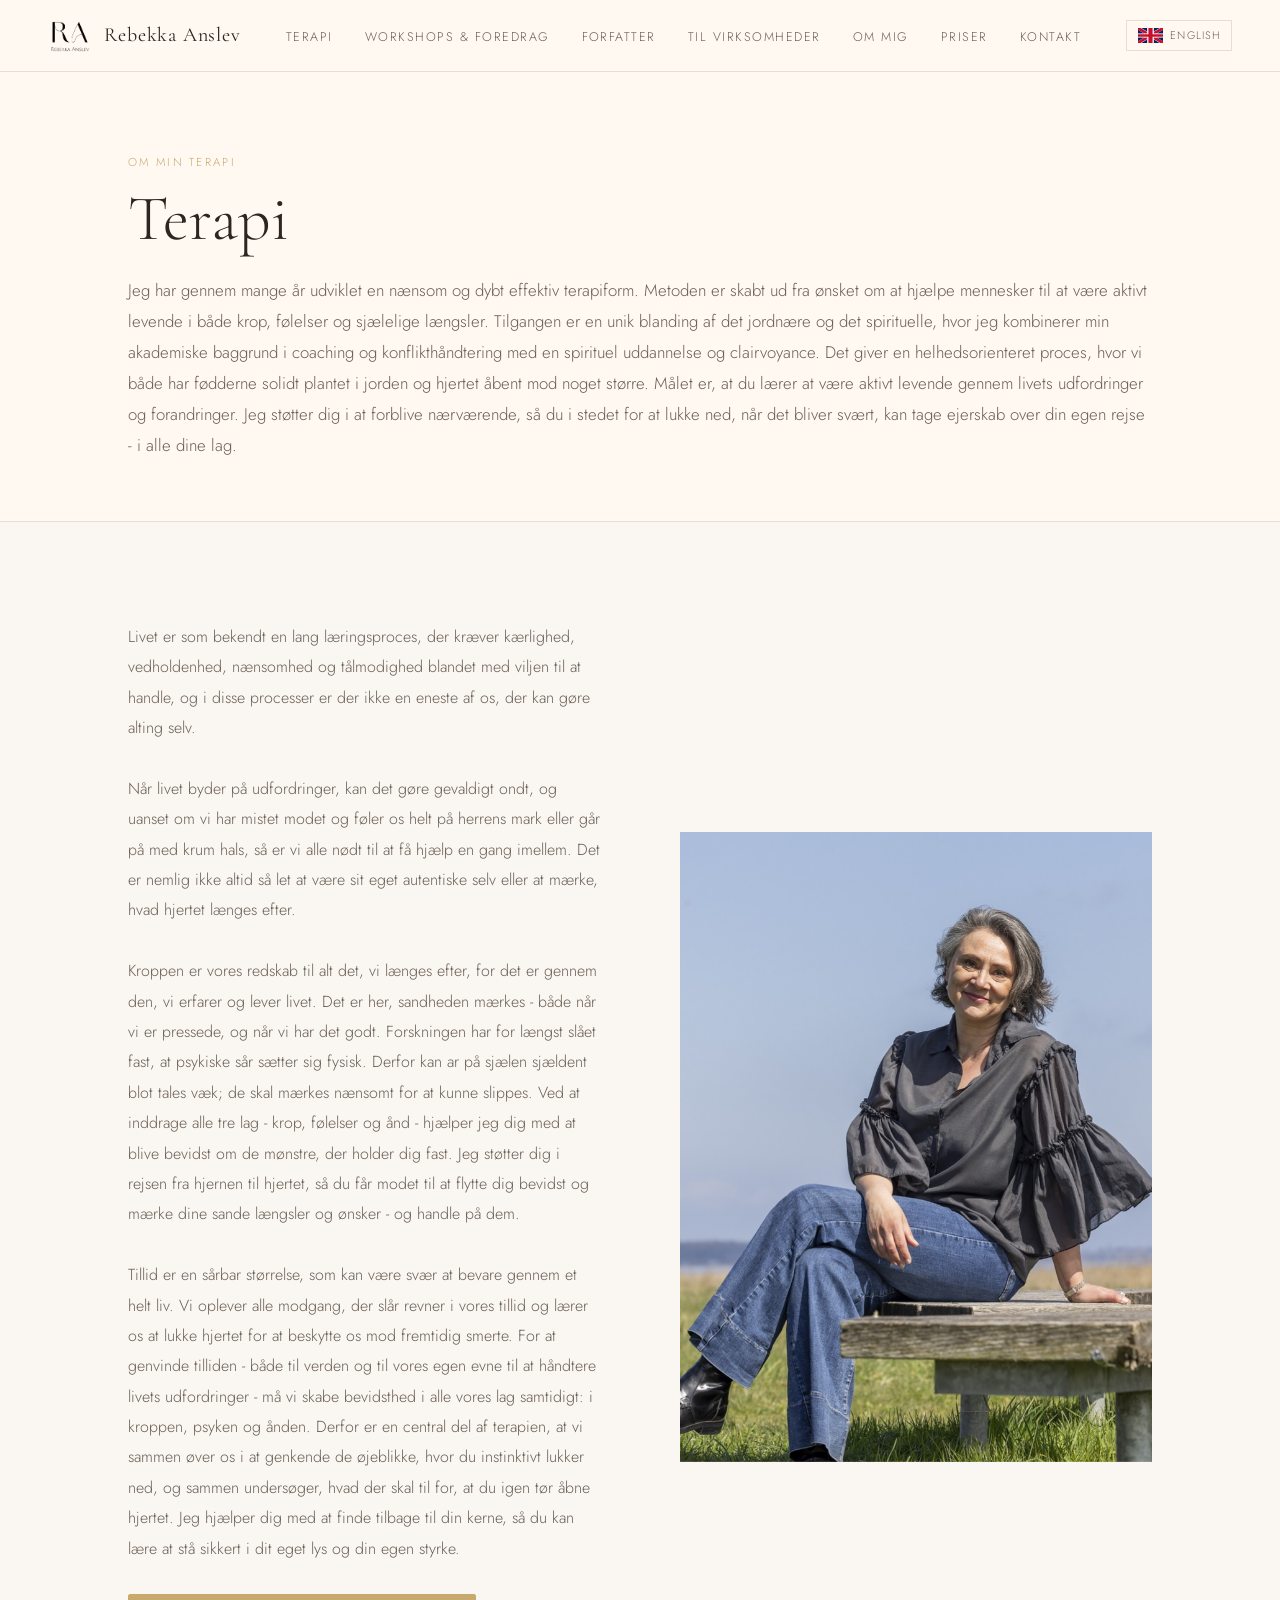
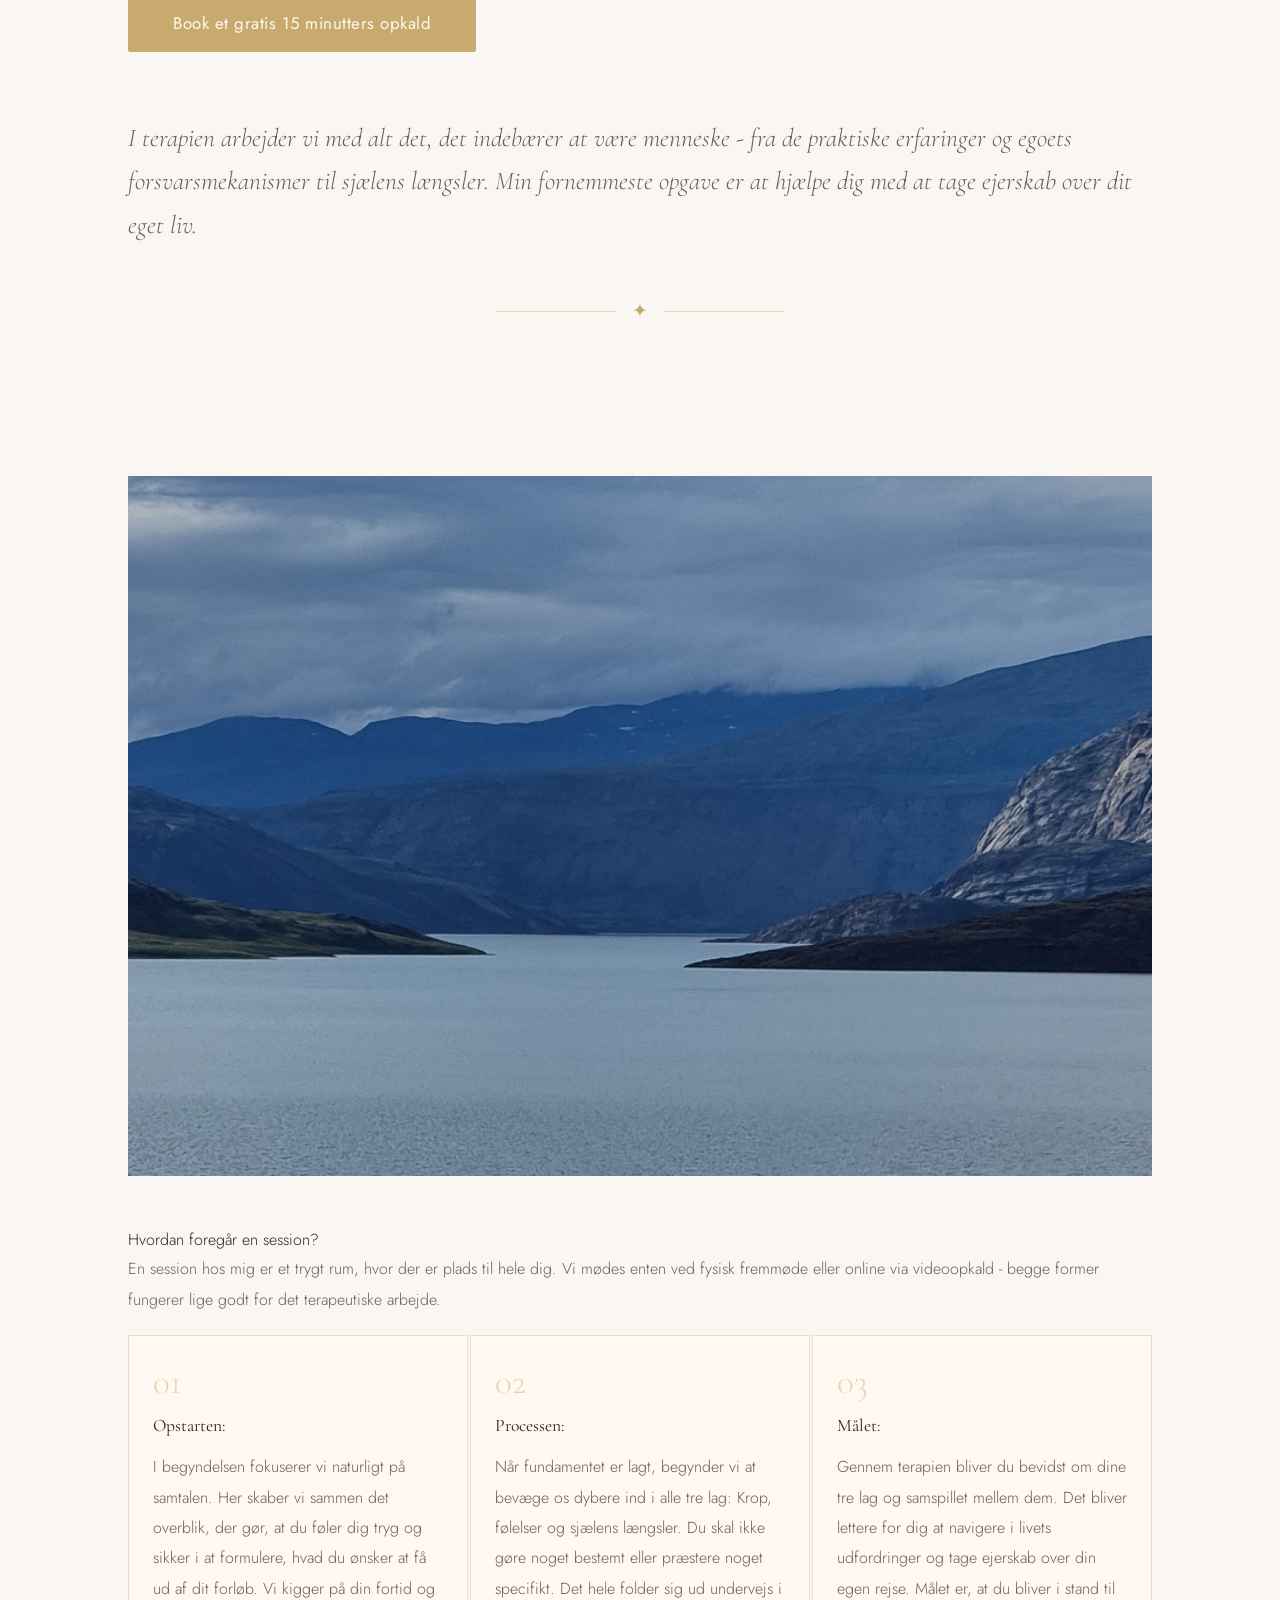
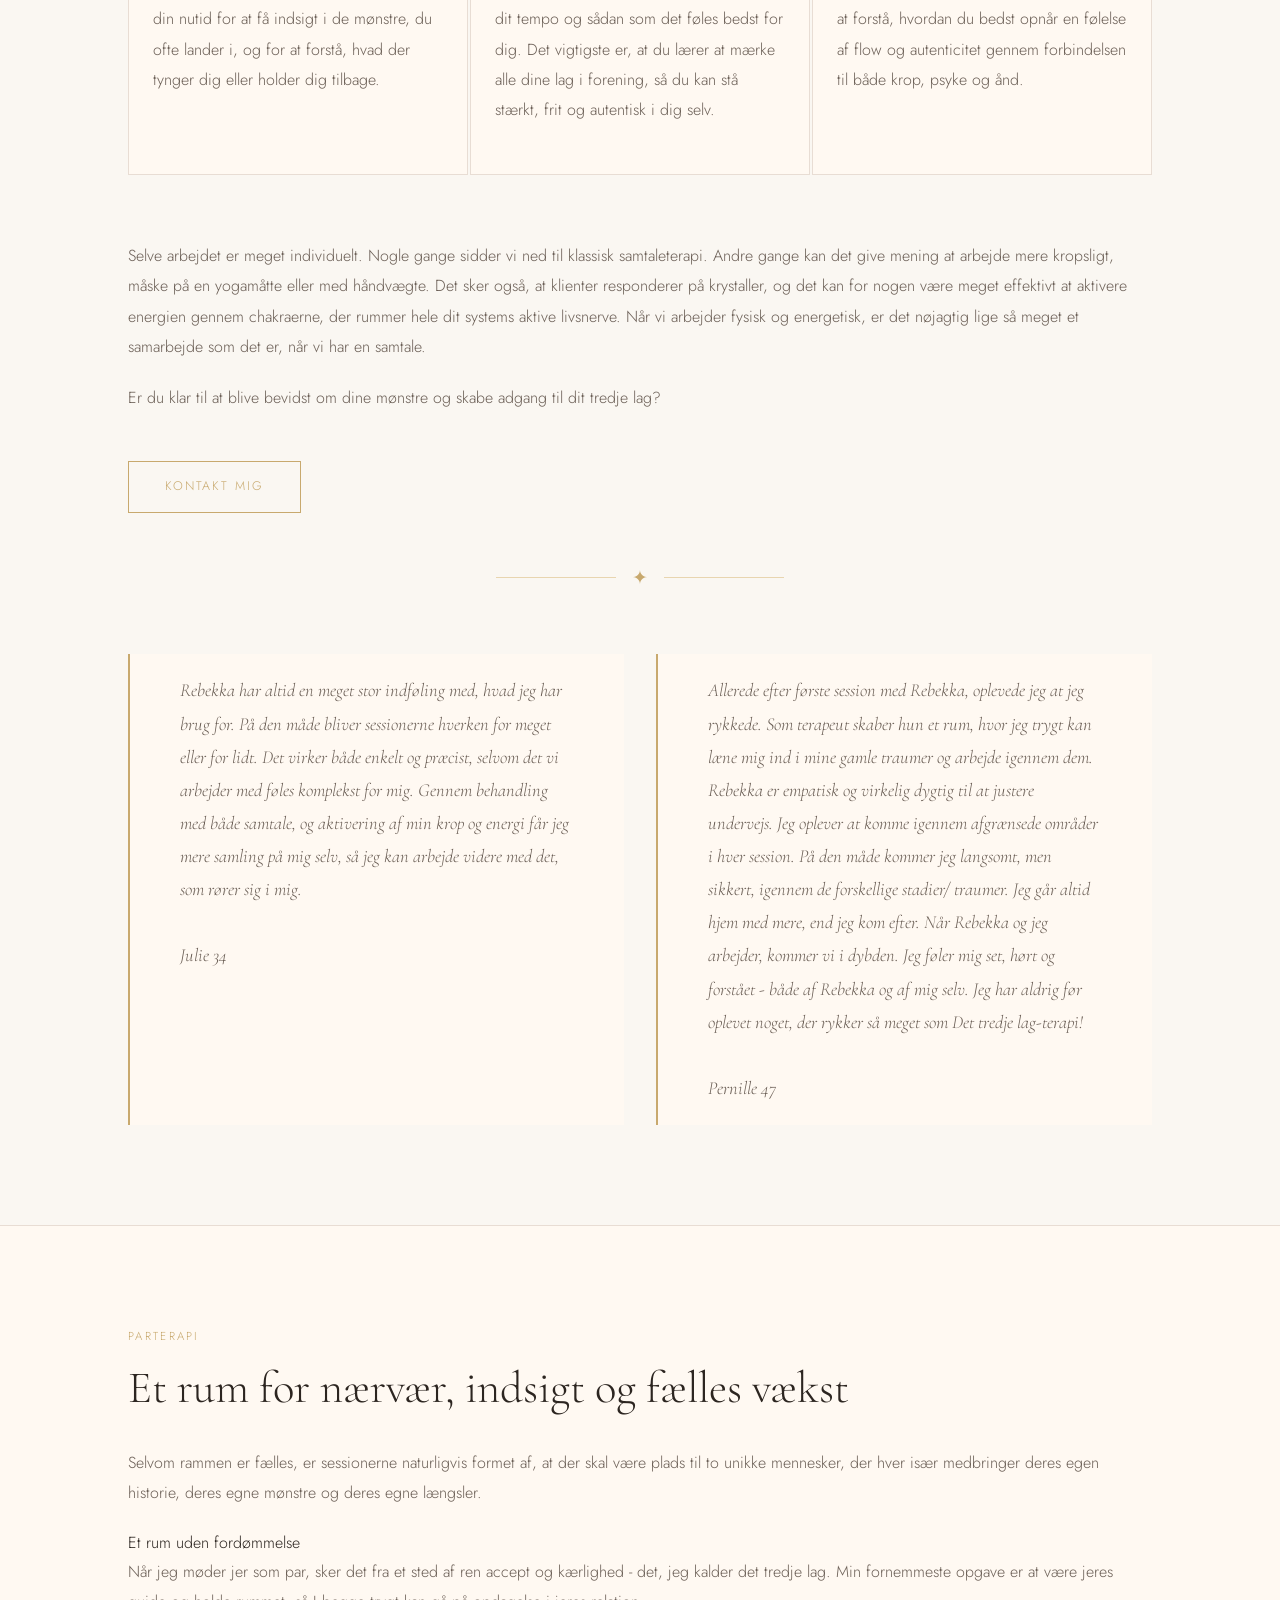
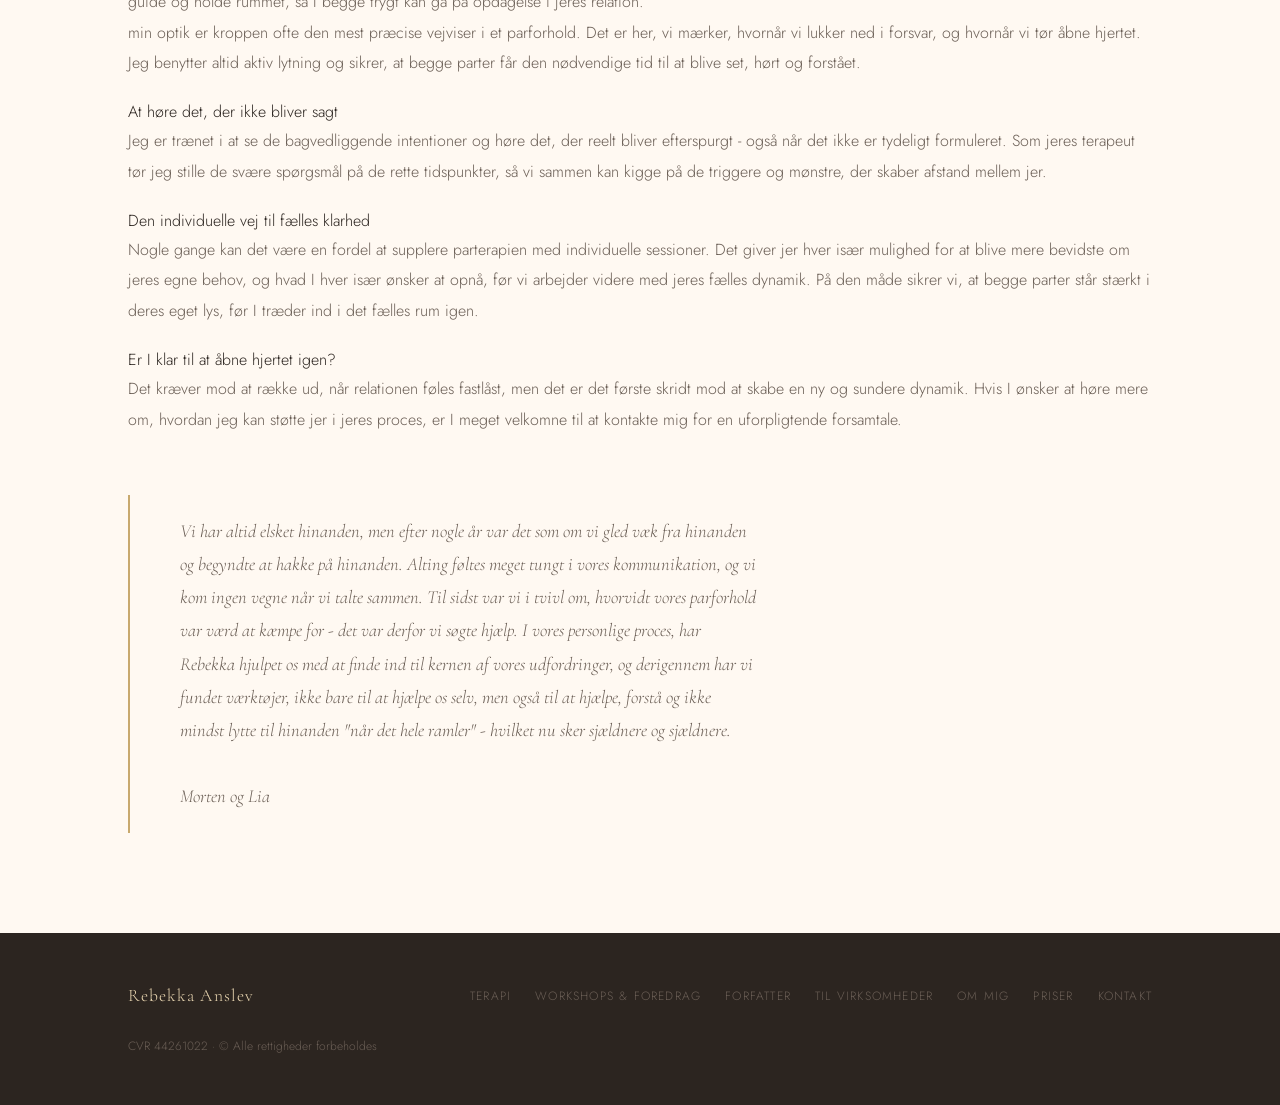
<file: subpages/terapi.html>
<!DOCTYPE html>
<html lang="da">

<head>
  <meta charset="UTF-8" />
  <meta name="viewport" content="width=device-width, initial-scale=1.0" />
  <title>Terapi — Rebekka Anslev</title>
  <link rel="preconnect" href="https://fonts.googleapis.com">
  <link rel="preconnect" href="https://fonts.gstatic.com" crossorigin>
  <link
    href="https://fonts.googleapis.com/css2?family=Cormorant+Garamond:ital,wght@0,300;0,400;0,500;1,300;1,400&family=Jost:wght@300;400;500&display=swap"
    rel="stylesheet">
  <link rel="stylesheet" href="../style.css">
  <link rel="icon" type="image/png" href="/images/logo_square.png">

</head>

<body>
  <div id="site-nav"></div>

  <div class="page">
    <div class="page-banner">
      <span class="section-label fade-up">Om min terapi</span>
      <h1 class="fade-up">Terapi</h1>
      <p class="fade-up">

        Jeg har gennem mange år udviklet en nænsom og dybt effektiv terapiform. Metoden er skabt ud fra ønsket om at
        hjælpe mennesker til at være aktivt levende i både krop, følelser og sjælelige længsler. Tilgangen er en unik
        blanding af det jordnære og det spirituelle, hvor jeg kombinerer min akademiske baggrund i coaching og
        konflikthåndtering med en spirituel uddannelse og clairvoyance. Det giver en helhedsorienteret proces, hvor vi
        både har fødderne solidt plantet i jorden og hjertet åbent mod noget større. Målet er, at du lærer at være
        aktivt levende gennem livets udfordringer og forandringer. Jeg støtter dig i at forblive nærværende, så du i
        stedet for at lukke ned, når det bliver svært, kan tage ejerskab over din egen rejse - i alle dine lag.
      </p>
    </div>
    <section class="section">
      <div class="about-grid">
        <p class="fade-up">
          Livet er som bekendt en lang læringsproces, der kræver kærlighed, vedholdenhed, nænsomhed og tålmodighed
          blandet med viljen til at handle, og i disse processer er der ikke en eneste af os, der kan gøre alting
          selv.
          <br><br>Når livet byder på udfordringer, kan det gøre gevaldigt ondt, og uanset om vi har mistet modet og
          føler os helt på herrens mark eller går på med krum hals, så er vi alle nødt til at få hjælp en gang
          imellem.
          Det er nemlig ikke altid så let at være sit eget autentiske selv eller at mærke, hvad hjertet længes efter.
          <br><br>Kroppen er vores redskab til alt det, vi længes efter, for det er gennem den, vi erfarer og lever
          livet. Det er her, sandheden mærkes - både når vi er pressede, og når vi har det godt. Forskningen har for
          længst slået fast, at psykiske sår sætter sig fysisk. Derfor kan ar på sjælen sjældent blot tales væk; de
          skal
          mærkes nænsomt for at kunne slippes.
          Ved at inddrage alle tre lag - krop, følelser og ånd - hjælper jeg dig med at blive bevidst om de mønstre,
          der
          holder dig fast. Jeg støtter dig i rejsen fra hjernen til hjertet, så du får modet til at flytte dig bevidst
          og mærke dine sande længsler og ønsker - og handle på dem.
          <br><br>Tillid er en sårbar størrelse, som kan være svær at bevare gennem et helt liv. Vi oplever alle
          modgang, der slår revner i vores tillid og lærer os at lukke hjertet for at beskytte os mod fremtidig
          smerte.
          For at genvinde tilliden - både til verden og til vores egen evne til at håndtere livets udfordringer - må
          vi
          skabe bevidsthed i alle vores lag samtidigt: i kroppen, psyken og ånden. Derfor er en central del af
          terapien,
          at vi sammen øver os i at genkende de øjeblikke, hvor du instinktivt lukker ned, og sammen undersøger, hvad
          der skal til for, at du igen tør åbne hjertet. Jeg hjælper dig med at finde tilbage til din kerne, så du kan
          lære at stå sikkert i dit eget lys og din egen styrke.

          <br><br>
          <button class="calendly-btn"
            onclick="Calendly.initPopupWidget({url: 'https://calendly.com/rebekkaanslev'});return false;">
            Book et gratis 15 minutters opkald
          </button>
        </p>

        <div class="about-image fade-up">
          <!-- Replace terapi.jpg with a relevant image -->
          <img src="../images/terapi_portrat.jpg" alt="Terapi session">
        </div>
      </div>


      <div class="mv-b fade-up">
        <br>I terapien arbejder vi med alt det, det indebærer at være menneske - fra de praktiske erfaringer og egoets
        forsvarsmekanismer til sjælens længsler. Min fornemmeste opgave er at hjælpe dig med at tage ejerskab over dit
        eget liv.
      </div>
      <div class="gold-divider"><span>✦</span></div>

    </section>

    <section class="section" style="padding-top: 0px;">

      <div class="about-image fade-up">
        <!-- Replace terapi.jpg with a relevant image -->
        <img src="../images/greenland_lake_websize.jpg" alt="Terapi session">
      </div>
      <p><br></p>
      Hvordan foregår en session?
      <p>En session hos mig er et trygt rum, hvor der er plads til hele dig. Vi mødes enten ved fysisk fremmøde eller
        online via videoopkald - begge former fungerer lige godt for det terapeutiske arbejde.</p>


      <div class="tl-cards"
        style="grid-template-columns: repeat(3, 1fr); max-width: 1460px; margin-left: auto; margin-right: auto;">
        <div class="tl-card">
          <div class="tl-card-num">01</div>
          <div class="tl-card-title">Opstarten: </div>
          <p class="tl-card-body">I begyndelsen fokuserer vi naturligt på samtalen. Her skaber vi sammen det overblik,
            der gør, at du føler dig tryg og sikker i at formulere, hvad du ønsker at få ud af dit forløb. Vi kigger på
            din fortid og din nutid for at få indsigt i de mønstre, du ofte lander i, og for at forstå, hvad der tynger
            dig eller holder dig tilbage.</p>
        </div>
        <div class="tl-card">
          <div class="tl-card-num">02</div>
          <div class="tl-card-title">Processen:</div>
          <p class="tl-card-body">Når fundamentet er lagt, begynder vi at bevæge os dybere ind i alle tre lag: Krop,
            følelser og sjælens længsler. Du skal ikke gøre noget bestemt eller præstere noget specifikt. Det hele
            folder sig ud undervejs i dit tempo og sådan som det føles bedst for dig. Det vigtigste er, at du lærer at
            mærke alle dine lag i forening, så du kan stå stærkt, frit og autentisk i dig selv.</p>
        </div>
        <div class="tl-card">
          <div class="tl-card-num">03</div>
          <div class="tl-card-title">Målet:</div>
          <p class="tl-card-body">Gennem terapien bliver du bevidst om dine tre lag og samspillet mellem dem. Det bliver
            lettere for dig at navigere i livets udfordringer og tage ejerskab over din egen rejse. Målet er, at du
            bliver i stand til at forstå, hvordan du bedst opnår en følelse af flow og autenticitet gennem forbindelsen
            til både krop, psyke og ånd.</p>
        </div>

      </div>

      <p><br>Selve arbejdet er meget individuelt. Nogle gange sidder vi ned til klassisk samtaleterapi. Andre gange kan
        det give mening at arbejde mere kropsligt, måske på en yogamåtte eller med håndvægte. Det sker også, at klienter
        responderer på krystaller, og det kan for nogen være meget effektivt at aktivere energien gennem chakraerne, der
        rummer hele dit systems aktive livsnerve. Når vi arbejder fysisk og energetisk, er det nøjagtig lige så meget et
        samarbejde som det er, når vi har en samtale.</p>
      <p>Er du klar til at blive bevidst om dine mønstre og skabe adgang til dit tredje lag?<br></p>
      <br>
      <a href="../subpages/kontakt.html" class="btn fade-up">Kontakt mig</a>
      <br>
      <div class="gold-divider"><span>✦</span></div>
      <div style="display: grid; grid-template-columns: 1fr 1fr; gap: 32px;">
        <div class="testimonialBox">
          <p class="fade-up">
            Rebekka har altid en meget stor indføling med, hvad jeg har brug for. På den måde bliver sessionerne hverken
            for meget eller for lidt. Det virker både enkelt og præcist, selvom det vi arbejder med føles komplekst for
            mig. Gennem behandling med både samtale, og aktivering af min krop og energi får jeg mere samling på mig
            selv,
            så jeg kan arbejde videre med det, som rører sig i mig.
            <br><br>
            Julie 34

          </p>
        </div>

        <div class="testimonialBox">
          <p class="fade-up">
            Allerede efter første session med Rebekka, oplevede jeg at jeg rykkede. Som terapeut skaber hun et rum, hvor
            jeg trygt kan læne mig ind i mine gamle traumer og arbejde igennem dem. Rebekka er empatisk og virkelig
            dygtig
            til at justere undervejs. Jeg oplever at komme igennem afgrænsede områder i hver session. På den måde kommer
            jeg langsomt, men sikkert, igennem de forskellige stadier/ traumer.
            Jeg går altid hjem med mere, end jeg kom efter. Når Rebekka og jeg arbejder, kommer vi i dybden. Jeg føler
            mig
            set, hørt og forstået - både af Rebekka og af mig selv. Jeg har aldrig før oplevet noget, der rykker så
            meget
            som Det tredje lag-terapi!
            <br><br>
            Pernille 47

          </p>
        </div>
      </div>
  </div>

  <section class="section" style="background:var(--warm-white);border-top:1px solid var(--light-line);">
    <span class="section-label fade-up">Parterapi</span>
    <h2 class="fade-up">Et rum for nærvær, indsigt og fælles vækst</h2>

    <p class="fade-up">
      Selvom rammen er fælles, er sessionerne naturligvis formet af, at der skal være plads til to unikke mennesker,
      der hver især medbringer deres egen historie, deres egne mønstre og deres egne længsler.
    </p>
    Et rum uden fordømmelse
    <p class="fade-up">
      Når jeg møder jer som par, sker det fra et sted af ren accept og kærlighed - det, jeg kalder det tredje lag.
      Min
      fornemmeste opgave er at være jeres guide og holde rummet, så I begge trygt kan gå på opdagelse i jeres
      relation.
      <br> min optik er kroppen ofte den mest præcise vejviser i et parforhold. Det er her, vi mærker, hvornår vi
      lukker ned i forsvar, og hvornår vi tør åbne hjertet. Jeg benytter altid aktiv lytning og sikrer, at begge
      parter får den nødvendige tid til at blive set, hørt og forstået.
    </p>
    At høre det, der ikke bliver sagt
    <p class="fade-up"> Jeg er trænet i at se de bagvedliggende intentioner og høre det, der reelt bliver
      efterspurgt
      - også når det ikke er tydeligt formuleret. Som jeres terapeut tør jeg stille de svære spørgsmål på de rette
      tidspunkter, så vi sammen kan kigge på de triggere og mønstre, der skaber afstand mellem jer.
    </p>
    Den individuelle vej til fælles klarhed
    <p class="fade-up">Nogle gange kan det være en fordel at supplere parterapien med individuelle sessioner. Det
      giver jer hver især mulighed for at blive mere bevidste om jeres egne behov, og hvad I hver især ønsker at
      opnå,
      før vi arbejder videre med jeres fælles dynamik. På den måde sikrer vi, at begge parter står stærkt i deres
      eget
      lys, før I træder ind i det fælles rum igen.
    </p>
    Er I klar til at åbne hjertet igen?
    <p class="fade-up">
      Det kræver mod at række ud, når relationen føles fastlåst, men det er det første skridt mod at skabe en ny og
      sundere dynamik. Hvis I ønsker at høre mere om, hvordan jeg kan støtte jer i jeres proces, er I meget velkomne
      til at kontakte mig for en uforpligtende forsamtale.
    </p>

    <br>

    <div class="testimonialBox">
      <p class="fade-up">
        Vi har altid elsket hinanden, men efter nogle år var det som om vi gled væk fra hinanden og begyndte at
        hakke
        på hinanden. Alting føltes meget tungt i vores kommunikation, og vi kom ingen vegne når vi talte sammen. Til
        sidst var vi i tvivl om, hvorvidt vores parforhold var værd at kæmpe for - det var derfor vi søgte hjælp. I
        vores personlige proces, har Rebekka hjulpet os med at finde ind til kernen af vores udfordringer, og
        derigennem har vi fundet værktøjer, ikke bare til at hjælpe os selv, men også til at hjælpe, forstå og ikke
        mindst lytte til hinanden "når det hele ramler" - hvilket nu sker sjældnere og sjældnere.
        <br><br>
        Morten og Lia

      </p>
    </div>
  </section>



  <div id="site-footer"></div>
  <script src="../nav.js"></script>
</body>

</html>
</file>
<file: style.css>
/* ── Variables ── */
:root {
  --gold:        #c8a96e;
  --gold-light:  #e8d5b0;
  --cream:       #faf7f2;
  --warm-white:  #fff9f2;
  --dark:        #2c2520;
  --mid:         #6b5f56;
  --light-line:  #e8ddd4;
  --nav-height:  72px;
}



/* ── Reset ── */
*, *::before, *::after { box-sizing: border-box; margin: 0; padding: 0; }
html { scroll-behavior: smooth; }

body {
  font-family: 'Jost', sans-serif;
  background: var(--cream);
  color: var(--dark);
  font-weight: 300;
  line-height: 1.75;
}

img { display: block; max-width: 100%; }
a   { color: inherit; text-decoration: none; }

/* ── Nav ── */
nav {
  position: fixed; top: 0; left: 0; right: 0; z-index: 100;
  height: var(--nav-height);
  background: var(--warm-white);
  border-bottom: 1px solid var(--light-line);
  display: flex; align-items: center; justify-content: space-between;
  padding: 0 48px;
  transition: box-shadow .3s;
}
nav.scrolled { box-shadow: 0 2px 24px rgba(0,0,0,.07); }

.nav-logo {
  display: flex; align-items: center; gap: 14px;
  cursor: pointer;
}
.nav-logo img { height: 36px; width: auto; }
.nav-logo span {
  font-family: 'Cormorant Garamond', serif;
  font-size: 1.25rem; font-weight: 400;
  letter-spacing: .04em; color: var(--dark);
  transition: color .2s;
}
.nav-logo:hover span { color: var(--gold); }

.nav-links { display: flex; gap: 32px; list-style: none; }
.nav-links a {
  font-size: .78rem; letter-spacing: .12em; text-transform: uppercase;
  color: var(--mid); transition: color .2s;
  padding-bottom: 2px; border-bottom: 1px solid transparent;
}
.nav-links a:hover,
.nav-links a.active {
  color: var(--gold); border-bottom-color: var(--gold);
}

/* hamburger */
.hamburger {
  display: none; flex-direction: column; gap: 5px; cursor: pointer; padding: 4px;
}
.hamburger span { display: block; width: 24px; height: 1.5px; background: var(--dark); transition: .3s; }

/* mobile menu */
.mobile-menu {
  display: none; position: fixed; top: var(--nav-height); left: 0; right: 0; bottom: 0;
  background: var(--warm-white); z-index: 99;
  flex-direction: column; align-items: center; justify-content: center; gap: 36px;
}
.mobile-menu.open { display: flex; }
.mobile-menu a {
  font-family: 'Cormorant Garamond', serif;
  font-size: 2rem; font-weight: 300; letter-spacing: .05em;
  color: var(--dark); transition: color .2s;
}
.mobile-menu a:hover { color: var(--gold); }

/* ── Page wrapper ── */
.page {
  margin-top: var(--nav-height);
  min-height: calc(100vh - var(--nav-height));
}

/* ── Buttons ── */
.btn {
  display: inline-block; padding: 14px 36px;
  border: 1px solid var(--gold); color: var(--gold);
  font-family: 'Jost', sans-serif;
  font-size: .78rem; letter-spacing: .15em; text-transform: uppercase;
  transition: background .25s, color .25s;
}
.btn:hover { background: var(--gold); color: var(--warm-white); }
.btn-filled { background: var(--gold); color: var(--warm-white); }
.btn-filled:hover { background: var(--dark); border-color: var(--dark); }


.booking-cta {
  display: flex;
  justify-content: left;
  padding: 0.5rem 0;
}

.calendly-btn {
  font-family: 'Jost', sans-serif;
  font-size: 1.05rem;
  letter-spacing: 0.03em;
  padding: 1rem 2.75rem;
  background-color: var(--gold);
  color: var(--warm-white);
  border: 1px solid var(--gold);
  border-radius: 2px;
  cursor: pointer;
  transition: background-color 0.25s ease, color 0.25s ease, border-color 0.25s ease;
}

.calendly-btn:hover {
  background-color: var(--gold-light);
  border-color: var(--gold-light);
  color: var(--dark);
}

.calendly-btn:active {
  background-color: var(--dark);
  border-color: var(--dark);
  color: var(--warm-white);
}

.booking-cta--mobile {
  display: none;
}

@media (max-width: 1000px) {
  .hero .booking-cta {
    display: none;
  }
  .booking-cta--mobile {
    display: flex;
    justify-content: flex-start;
    padding-left: 60px;

  }
}



/* ── Gold divider ── */
.gold-divider {
  display: flex; align-items: center; justify-content: center;
  gap: 16px; padding: 48px 0;
}
.gold-divider::before, .gold-divider::after {
  content: ''; flex: 1; max-width: 120px; height: 1px; background: var(--gold-light);
}
.gold-divider span { color: var(--gold); font-size: 1.2rem; }

/* ── Section base ── */
.section { padding: 100px 10vw; }
.section-label {
  font-size: .72rem; letter-spacing: .2em; text-transform: uppercase;
  color: var(--gold); margin-bottom: 16px; display: block;
}
.section h2 {
  font-family: 'Cormorant Garamond', serif;
  font-size: clamp(2rem, 3.5vw, 3rem);
  font-weight: 300; line-height: 1.2; margin-bottom: 32px;
}

.section h3 {
  font-family: 'Cormorant Garamond', Georgia, serif;
  font-size: clamp(1.2rem, 2vw, 1.6rem); font-weight: 300; 
  color: var(--mid); line-height: 1.7; margin: 0;
  margin-bottom: 16px;
}
.section p {
  color: var(--mid);  margin-bottom: 20px;
  font-size: 1rem; line-height: 1.9;
}

/* ── Page hero banner (for subpages) ── */
.page-banner {
  background: var(--warm-white);
  border-bottom: 1px solid var(--light-line);
  padding: 80px 10vw 60px;
}
.page-banner .section-label { margin-bottom: 12px; }
.page-banner h1 {
  font-family: 'Cormorant Garamond', serif;
  font-size: clamp(2.4rem, 5vw, 4rem);
  font-weight: 300; line-height: 1.1;
}
.page-banner p {
  color: var(--mid); margin-top: 20px;
  font-size: 1.05rem; line-height: 1.85;
}


  .cv-section { padding: 0 10% 80px;  background: var(--warm-white); }
  .cv-block { margin-bottom: 56px; }
  .cv-block-title { font-family: 'Cormorant Garamond',Georgia,serif; font-size: 1.5rem; font-weight: 300; color: var(--dark); margin-bottom: 20px; padding-bottom: 12px; border-bottom: 1px solid var(--light-line); }
  .cv-row { display: grid; grid-template-columns: 160px 1fr; gap: 12px 24px; padding: 10px 0; border-bottom: 1px solid var(--cream); align-items: baseline; }
  .cv-row:last-child { border-bottom: none; }
  .cv-year { font-size: .82rem; color: var(--gold); letter-spacing: .04em; font-weight: 400; padding-top: 2px; }
  .cv-desc { font-size: .93rem; color: var(--mid); line-height: 1.7; }
  .cv-desc a { color: var(--gold); border-bottom: 1px solid transparent; transition: border-color .2s; }
  .cv-desc a:hover { border-bottom-color: var(--gold); }

  @media (max-width: 600px) {
    .om-banner, .om-body, .cv-section { padding-left: 24px; padding-right: 24px; }
    .cv-row { grid-template-columns: 1fr; gap: 4px; }
  }


/* ── Hero (front page only) ── */
.hero {
  min-height: calc(100vh - var(--nav-height));
  display: grid; grid-template-columns: 1fr 1fr; align-items: center;
}
.hero-text { padding: 80px 64px 80px 10vw; }
.hero-eyebrow {
  font-size: .72rem; letter-spacing: .2em; text-transform: uppercase;
  color: var(--gold); margin-bottom: 24px;
}
.hero-text h1 {
  font-family: 'Cormorant Garamond', serif;
  font-size: clamp(2.6rem, 5vw, 4.2rem); font-weight: 300;
  line-height: 1.15; margin-bottom: 28px; color: var(--dark);
}
.hero-text h1 em { font-style: italic; color: var(--gold); }
.hero-text p {
  font-size: 1rem; color: var(--mid); max-width: 440px;
  margin-bottom: 40px; line-height: 1.85;
}
.hero-image {
  height: calc(100vh - var(--nav-height)); overflow: hidden; position: relative;
}
.hero-image img { width: 100%; height: 100%; object-fit: cover; object-position: top center; }


/* ── About image ── */
.about-grid { display: grid; grid-template-columns: 1fr 1fr; gap: 80px; align-items: center; }
.about-image { position: relative;  }
.about-image img { width: 100%; aspect-ratio: 3/4; object-fit: cover;  max-height: 700px; }


/* ── Services ── */
.services { background: var(--warm-white); border-top: 1px solid var(--light-line); border-bottom: 1px solid var(--light-line); padding: 80px 10vw; }
.services-header { text-align: center; margin-bottom: 60px; }
.services-header h2 { font-family: 'Cormorant Garamond', serif; font-size: clamp(2rem, 3vw, 2.8rem); font-weight: 300; }
.services-grid { display: grid; grid-template-columns: repeat(4, 1fr); gap: 2px; }
.service-card {
  padding: 40px 32px; border: 1px solid var(--light-line); background: var(--cream);
  transition: border-color .25s, background .25s; cursor: pointer;
}
.service-card:hover { border-color: var(--gold-light); background: var(--warm-white); }
.service-number {
  font-family: 'Cormorant Garamond', serif; font-size: 3rem; font-weight: 300;
  color: var(--gold-light); line-height: 1; margin-bottom: 16px;
}
.service-card h3 { font-family: 'Cormorant Garamond', serif; font-size: 1.3rem; font-weight: 400; margin-bottom: 12px; }
.service-card p { font-size: .88rem; color: var(--mid); line-height: 1.8; }

/* ── Quote ── */
.quote-section {
  padding: 120px 10vw; background: var(--dark); color: var(--cream); text-align: center;
}
.quote-section blockquote {
  font-family: 'Cormorant Garamond', serif;
  font-size: clamp(1.5rem, 3vw, 2.5rem); font-weight: 300; font-style: italic;
  line-height: 1.5; max-width: 760px; margin: 0 auto 32px; color: var(--gold-light);
}
.quote-section cite { font-size: .8rem; letter-spacing: .15em; text-transform: uppercase; color: var(--mid); }

.testimonialBox {
    max-width: 680px; border-left: 2px solid var(--gold);
    padding: 20px 50px; margin-top: 12px;
    background: var(--warm-white);
  }
  .testimonialBox p {
    margin: 0; font-size: 1rem; color: var(--mid);
    font-style: italic; font-family: 'Cormorant Garamond', Georgia, serif;
    font-size: 1.15rem; line-height: 1.8;

  }

/* ── Testimonials ── */
.testimonials { padding: 100px 10vw; }
.testimonials-header { text-align: center; margin-bottom: 60px; }
.testimonials-grid { display: grid; grid-template-columns: repeat(3, 1fr); gap: 32px; }
.testimonial { padding: 40px 36px; border: 1px solid var(--light-line); position: relative; }
.testimonial::before {
  content: '\201C'; font-family: 'Cormorant Garamond', serif;
  font-size: 5rem; line-height: .8; color: var(--gold-light);
  position: absolute; top: 24px; left: 28px;
}
.testimonial p { font-size: .93rem; color: var(--mid); line-height: 1.85; margin-bottom: 24px; padding-top: 32px; }
.testimonial-name { font-size: .75rem; letter-spacing: .12em; text-transform: uppercase; color: var(--gold); }

/* ── Contact ── */
.contact { background: var(--warm-white); border-top: 1px solid var(--light-line); padding: 100px 10vw; }
.contact-inner { display: grid; grid-template-columns: 1fr 1fr; gap: 80px; align-items: start; }
.contact h2 { font-family: 'Cormorant Garamond', serif; font-size: clamp(2rem, 3vw, 2.8rem); font-weight: 300; margin-bottom: 24px; }
.contact p { color: var(--mid); font-size: 1rem; line-height: 1.85; margin-bottom: 12px; }
.contact a { color: var(--gold); border-bottom: 1px solid transparent; transition: border-color .2s; }
.contact a:hover { border-bottom-color: var(--gold); }
.contact-info { margin-top: 32px; }
.contact-info-item { display: flex; align-items: center; gap: 12px; margin-bottom: 12px; font-size: .93rem; color: var(--mid); }
.contact-info-item .icon {
  width: 32px; height: 32px; border: 1px solid var(--gold-light);
  display: flex; align-items: center; justify-content: center;
  flex-shrink: 0; color: var(--gold); font-size: .85rem;
}
.contact-form { display: flex; flex-direction: column; gap: 20px; }
.form-row { display: grid; grid-template-columns: 1fr 1fr; gap: 20px; }
.form-group { display: flex; flex-direction: column; gap: 8px; }
.form-group label { font-size: .72rem; letter-spacing: .12em; text-transform: uppercase; color: var(--mid); }
.form-group input, .form-group textarea {
  background: var(--cream); border: 1px solid var(--light-line);
  padding: 14px 18px; font-family: 'Jost', sans-serif;
  font-size: .93rem; color: var(--dark); outline: none;
  transition: border-color .2s; resize: none;
}
.form-group input:focus, .form-group textarea:focus { border-color: var(--gold); }
.form-group textarea { min-height: 130px; }

/* ── Footer ── */
footer {
  background: var(--dark); color: var(--mid);
  padding: 48px 10vw;
  display: flex; justify-content: space-between; align-items: center;
  flex-wrap: wrap; gap: 24px;
}
.footer-logo { font-family: 'Cormorant Garamond', serif; font-size: 1.1rem; color: var(--gold-light); letter-spacing: .06em; }
.footer-links { display: flex; gap: 24px; flex-wrap: wrap; }
.footer-links a { font-size: .75rem; letter-spacing: .1em; text-transform: uppercase; color: var(--mid); transition: color .2s; }
.footer-links a:hover { color: var(--gold); }
.footer-copy { font-size: .75rem; }


/* ── tl ── */
.tl-section { padding: 30px 10%; }
.tl-label {
  font-size: .72rem; letter-spacing: .2em; text-transform: uppercase;
  color: var(--gold); margin-bottom: 16px; display: block;
  font-family: 'Jost', 'Segoe UI', sans-serif; font-weight: 300;
}
.tl-section h2 {
  font-family: 'Cormorant Garamond', Georgia, serif;
  font-size: clamp(2rem, 3.5vw, 3rem); font-weight: 300; line-height: 1.2;
  margin-bottom: 32px; color: var(--dark);
}
.tl-section p {
  font-family: 'Jost', 'Segoe UI', sans-serif; font-weight: 300;
  color: var(--mid); margin-bottom: 20px;
  font-size: 1rem; line-height: 1.9;
}
.tl-section em {
  font-family: 'Cormorant Garamond', Georgia, serif;
  font-style: italic; color: var(--dark); font-size: 1.05em;
}
.tl-divider {
  display: flex; align-items: center; gap: 16px; margin: 40px 0;
}
.tl-divider::before, .tl-divider::after {
  content: ''; flex: 1; height: 1px; background: var(--gold-light);
}
.tl-divider span { color: var(--gold); font-size: 1rem; }
.tl-cards {
  display: grid; grid-template-columns: repeat(3, 1fr);
  gap: 2px; margin: 8px 0 36px;
  
}
.tl-card {
  border: 1px solid var(--light-line); padding: 28px 24px; background: var(--warm-white);
}
.tl-card-title {
  font-family: 'Cormorant Garamond', Georgia, serif;
  font-size: 1.1rem; font-weight: 400; color: var(--dark); margin-bottom: 10px;
}
.tl-card-body {
  font-family: 'Jost', 'Segoe UI', sans-serif; font-weight: 300;
  font-size: .88rem; color: var(--mid); line-height: 1.75; margin: 0;
}
.tl-card-num {
  font-family: 'Cormorant Garamond', Georgia, serif;
  font-size: 2.2rem; font-weight: 300; color: var(--gold-light);
  line-height: 1; margin-bottom: 12px;
}

.tl-mission {
 font-family: 'Cormorant Garamond', Georgia, serif;
    font-size: 2rem; font-weight: 300; font-style: italic;
    color:var(--mid); line-height: 1.7; margin: 0;
  
}
@media (max-width: 600px) {
  .tl-section { padding: 64px 24px; }
  .tl-cards { grid-template-columns: 1fr; }
}
.mv { padding: 32px 10%; font-family: 'Jost','Segoe UI',sans-serif; }
.mv-label {
  font-size: .68rem; letter-spacing: .2em; text-transform: uppercase;
  color: var(--gold); margin-bottom: 20px; display: block; font-weight: 300;
}

/* A — large italic serif, no box */
.mv-a {
  font-family: 'Cormorant Garamond', Georgia, serif;
  font-size: clamp(1.4rem, 2.5vw, 2rem); font-weight: 300; font-style: italic;
  color: var(--dark); line-height: 1.55; margin: 0;
}

/* B — centered with gold ornament */
.mv-b-wrap { text-align: center; padding: 16px 0; }
.mv-b-ornament { color: var(--gold-light); font-size: 2.5rem; line-height: 1; margin-bottom: 16px; font-family: Georgia, serif; }
.mv-b {
  font-family: 'Cormorant Garamond', Georgia, serif;
  font-size: clamp(1.2rem, 2vw, 1.6rem); font-weight: 300; font-style: italic;
  color: var(--mid); line-height: 1.7; margin: 0;
}

/* C — gold text, no decoration */
.mv-c {
  font-family: 'Cormorant Garamond', Georgia, serif;
  font-size: clamp(1.2rem, 2vw, 1.55rem); font-weight: 400;
  color: var(--gold); line-height: 1.7; margin: 0; letter-spacing: .01em;
}

.mv-divider {
  border: none; border-top: 1px solid var(--light-line); margin: 36px 0;
}
.mv-tag {
  font-size: .72rem; letter-spacing: .15em; text-transform: uppercase;
  color: var(--gold-light); font-weight: 300; margin-bottom: 10px; display: block;
}

/* ── Language switcher ── */
.nav-right {
  display: flex; align-items: center; gap: 16px;
}
.lang-switch {
  display: flex; align-items: center; gap: 7px;
  font-size: .68rem; letter-spacing: .1em; text-transform: uppercase;
  color: var(--mid); transition: color .2s;
  border: 1px solid var(--light-line); padding: 5px 11px;
}
.lang-switch:hover { color: var(--gold); border-color: var(--gold-light); }
.lang-switch span { color: inherit; }
.lang-switch--mobile { margin-top: 12px; font-size: .85rem; }


/* ── Animations ── */
@keyframes fadeUp {
  from { opacity: 0; transform: translateY(28px); }
  to   { opacity: 1; transform: translateY(0); }
}
.fade-up { opacity: 0; }
.fade-up.visible { animation: fadeUp .7s ease forwards; }
.fade-up:nth-child(2) { animation-delay: .1s; }
.fade-up:nth-child(3) { animation-delay: .2s; }
.fade-up:nth-child(4) { animation-delay: .3s; }

/* ── Responsive ── */
@media (max-width: 1024px) {
  .services-grid { grid-template-columns: 1fr 1fr; }
  .testimonials-grid { grid-template-columns: 1fr 1fr; }
}
@media (max-width: 768px) {
  nav { padding: 0 24px; }
  .nav-links { display: none; }
  .hamburger { display: flex; }
  .hero { grid-template-columns: 1fr; }
  .hero-text { padding: 60px 24px; }
  .section { padding: 64px 24px; }
  .about-grid { grid-template-columns: 1fr; gap: 48px; }
  .services { padding: 64px 24px; }
  .services-grid { grid-template-columns: 1fr; }
  .testimonials { padding: 64px 24px; }
  .testimonials-grid { grid-template-columns: 1fr; }
  .contact { padding: 64px 24px; }
  .contact-inner { grid-template-columns: 1fr; gap: 48px; }
  .form-row { grid-template-columns: 1fr; }
  footer { padding: 40px 24px; flex-direction: column; align-items: flex-start; }
  .page-banner { padding: 60px 24px 48px; }
}
</file>
